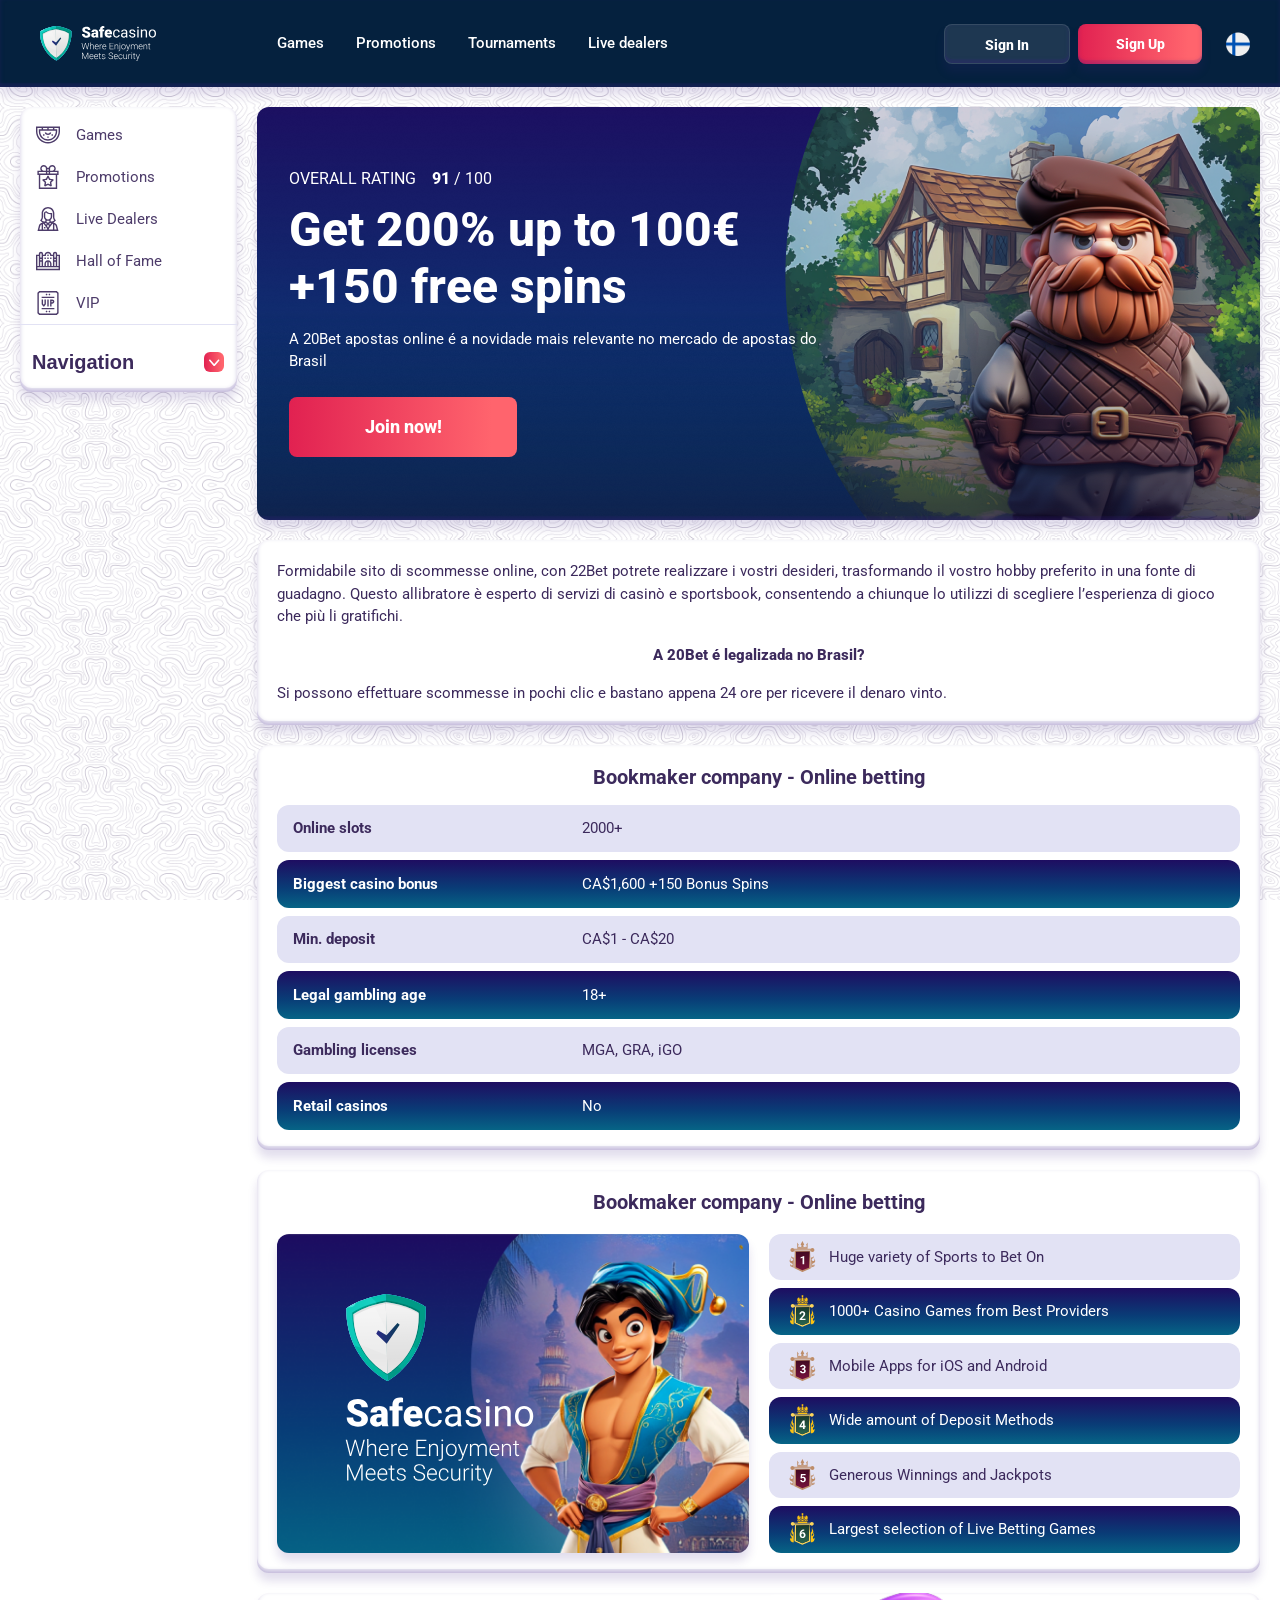
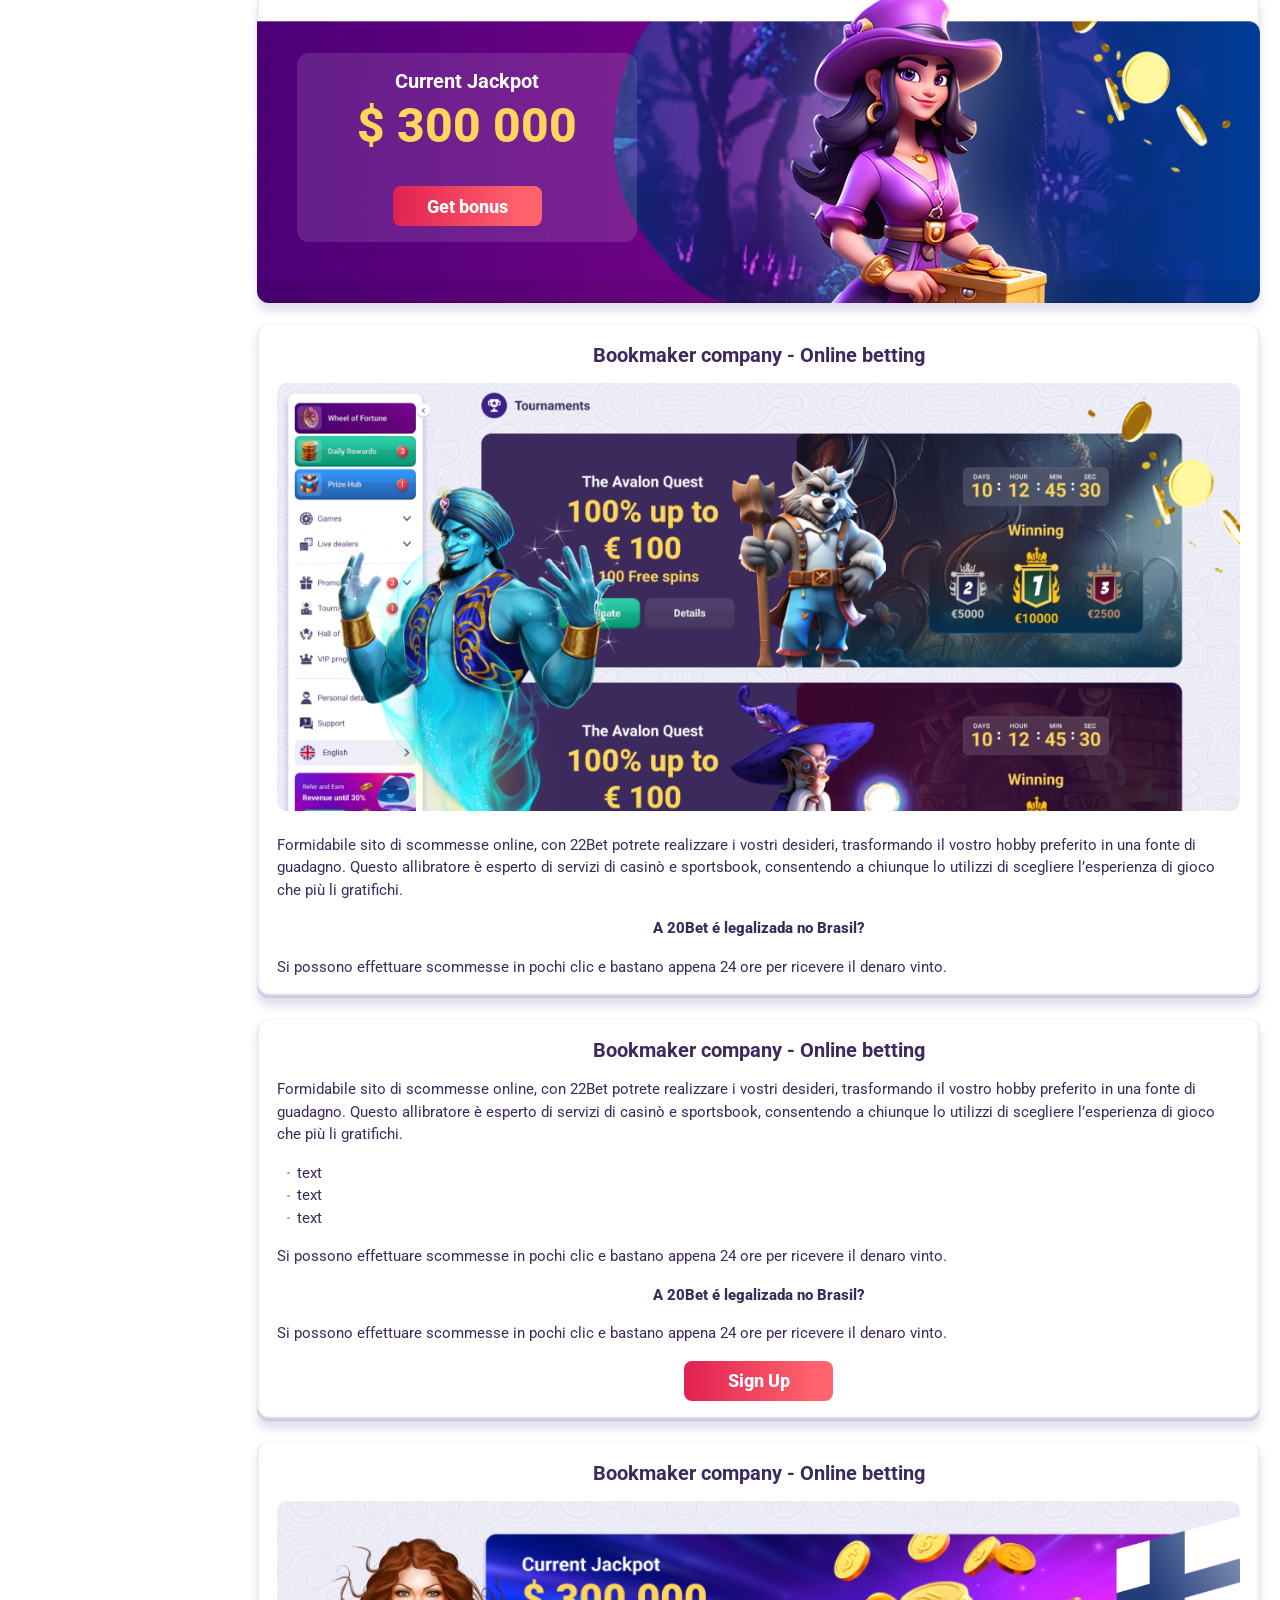
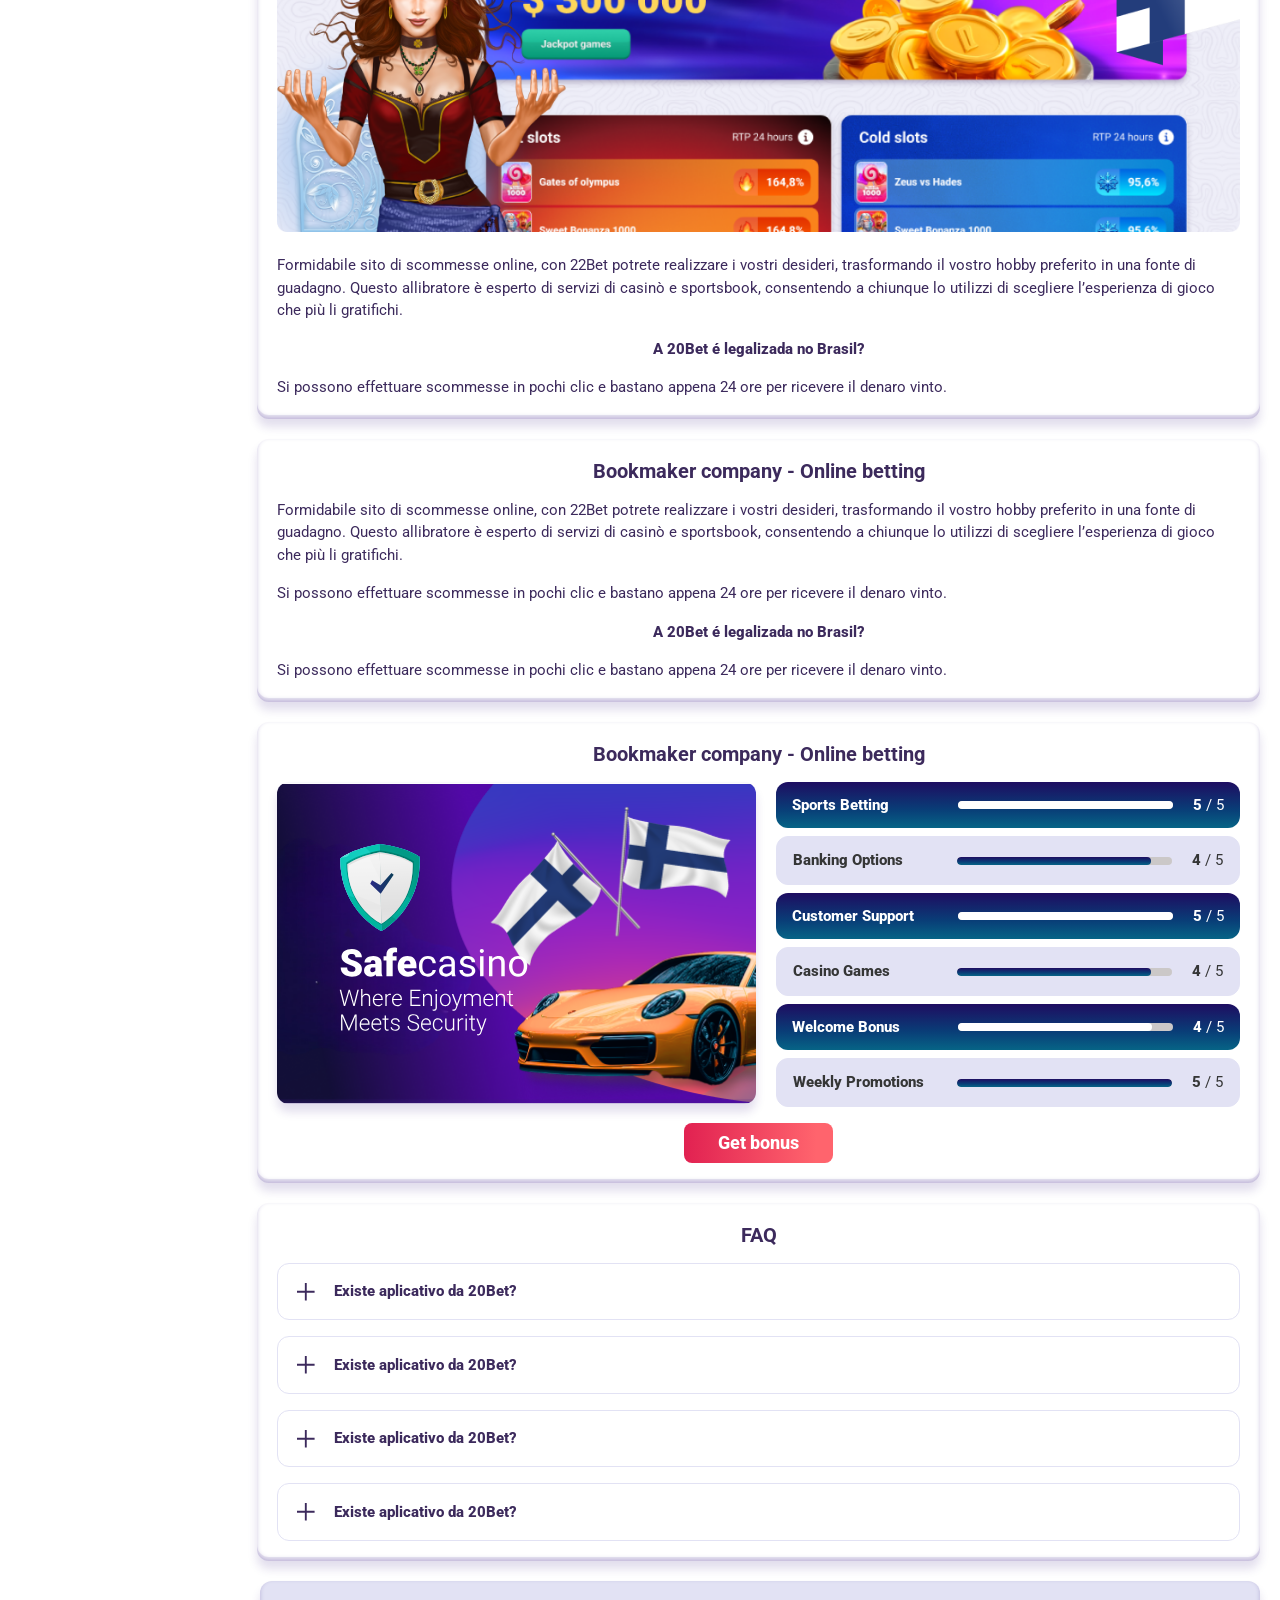
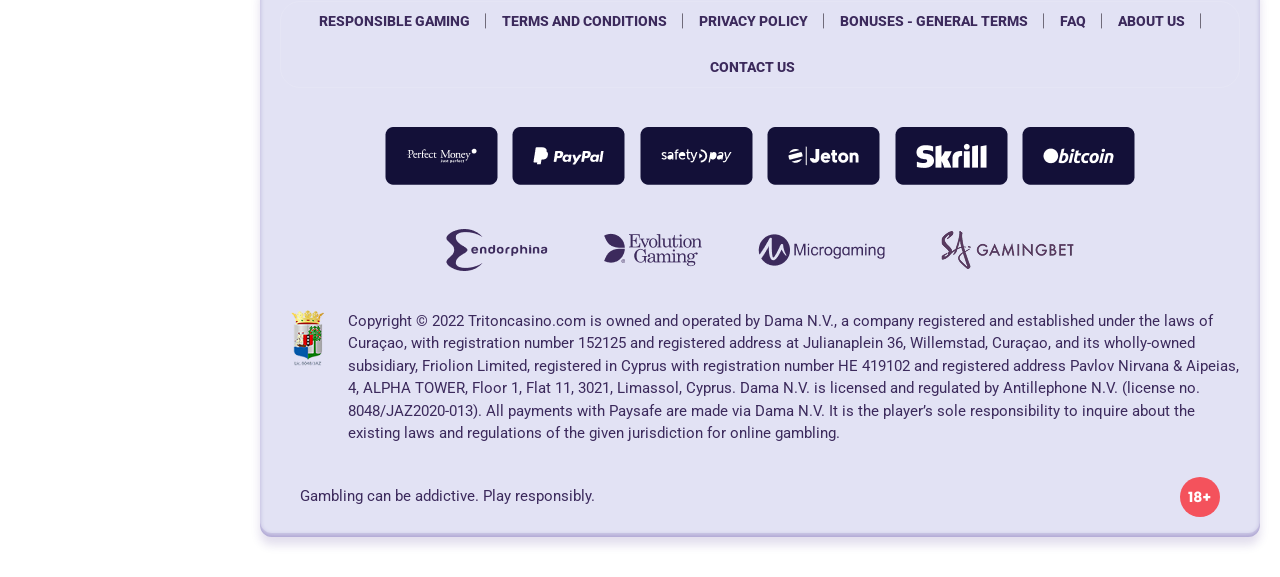
<file: index.html>
<!DOCTYPE html>
<html lang="fi">
  <head>
    <meta charset="UTF-8" />
    <meta name="viewport" content="width=device-width, initial-scale=1.0" />
    <title>Get 200% up to 100€
      +150 free spins</title>
    <meta
      name="description"
      content="A 20Bet apostas online é a novidade mais relevante no mercado de apostas do Brasil"
    />
    <meta property="og:site_name" content="Slotsgem Casino" />
    <meta
      property="og:title"
      content="Get 200% up to 100€
      +150 free spins"
    />
    <meta property="og:type" content="website" />
    <meta property="og:url" content="http://safecasino.fi/" />
    <meta property="og:image" content />
    <meta property="og:image:alt" content />
    <meta property="og:locale" content="fi" />
    <meta
      property="og:description"
      content="A 20Bet apostas online é a novidade mais relevante no mercado de apostas do Brasil"
    />
    <link rel="preconnect" href="https://fonts.googleapis.com" />
    <link rel="preconnect" href="https://fonts.gstatic.com" crossorigin />
    <link
      href="https://fonts.googleapis.com/css2?family=Poppins:wght@400;500;600;700;900&family=Roboto&family=Roboto+Condensed:ital,wght@0,100..900;1,100..900&display=swap"
      rel="stylesheet"
    />
    <link rel="stylesheet" href="./css/reset.css" />
    <link rel="stylesheet" href="./css/main.css" />
    <link rel="stylesheet" href="./css/media.css" />
    <link rel="icon" href="./images/favicon.png" type="image/x-icon" />
     <script src="https://code.jquery.com/jquery-3.6.1.min.js" integrity="sha256-o88AwQnZB+VDvE9tvIXrMQaPlFFSUTR+nldQm1LuPXQ=" crossorigin="anonymous"></script>
  </head>
  <body>
    <header class="header">
      <section class="content header__content">
        <a href="#" class="logo header__logo"
          ><img src="./images/logo.svg" alt="logo" title=""
        /></a>
        <button class="header__btn-menu">
          <svg
            width="16px"
            height="16px"
            viewBox="0 0 16 16"
            xmlns="http://www.w3.org/2000/svg"
          >
            <rect y="0" width="16" height="3" rx="1.5"></rect>
            <rect y="6.5" width="16" height="3" rx="1.5"></rect>
            <rect y="13" width="16" height="3" rx="1.5"></rect>
          </svg>
        </button>
        <nav class="menu header__menu">
          <ul class="header__menu-list">
            <li><a href="#">Games</a></li>
            <li><a href="#">Promotions</a></li>
            <li><a href="#">Tournaments</a></li>
            <li><a href="#">Live dealers</a></li>
            
          </ul>
          <div class="header__btn">
            <a
              href="#"
              class="header__button header__button-login header__btn-login"
              >Sign In
            </a>
            <a
              href="#"
              class="header__button header__button-signin header__btn-signin"
              >Sign Up</a
            >
          </div>
        </nav>
        <a href="#" class="header__button header__button-login">Sign In </a>
        <a href="#" class="header__button header__button-signin">Sign Up</a>

        <a class="header__country" href="#">
          <span><img src="./images/flag.png" alt="Sweden Flag" title /></span>
        </a>
      </section>
    </header>
 <main class="main">
        <aside class="sidebar-wrapper">
            <section class="content sidebar">
              <nav class="menu sidebar__menu">
                <ul>
                  <li >
                    <a href="#" ><img class="icon-default" src="./images/sidebar/games.svg" alt=" Games"  title/>
                      Games</a>
                    
                  </li>
                  <li >
                    <a href="#" > <img class="icon-default" src="./images/sidebar/promotions.svg"  alt="Promotions"  title/>
                      
                      <span>Promotions</span></a>
                  </li>    
                  <li >
                    <a href="#" ><img class="icon-default" src="./images/sidebar/live.svg" alt="Live Dealers"  title/>
                      
                     Live Dealers</a>
                  </li>
                  <li >
                    <a href="#" ><img class="icon-default" src="./images/sidebar/hall.svg" alt="Hall of Fame" title>
                     
                      Hall of Fame</a>
                  </li>
                  <li >
                    <a href="" ><img class="icon-default" src="./images/sidebar/vip.svg" alt="vip" title/>
                     VIP</a>
                  </li>
                  
                </ul>
              </nav>
    
              <div class="sidebar__navigation">
                <button class="sidebar__links-button">
                  Navigation 
                </button>
                <div class="sidebar__links">
                  <ul class="sidebar__links-list">
                      <li ><a  href="#" title>Review of 22Bet</a></li>
                      <li ><a  href="#" title>Registration</a></li>
                      <li ><a  href="#" title>22Bet Betting Expert Reviews</a></li>
                      <li ><a  href="#" title>Layouts and navigation</a></li>
                      <li ><a  href="#" title>Sports betting</a></li>
                      <li ><a  href="#" title>Sports offers</a></li>
                      <li ><a  href="#" title>Live betting</a></li>
                      <li ><a  href="#" title>Cash out</a></li>
                      <li ><a  href="#" title>Live stream</a></li>
                  </ul>
                </div>
              </div>
            </section>
          </aside>
    
          <section class="content__wrapper">
            <section class="content hero hero__content">
              <div class="background hero__background">
                <img src="./images/main/bg-main.png" alt="hero" title />
              </div>
    
              <div class="hero__data">
                <div
                  class="hero__rating"
                  itemscope
                  itemtype="http://schema.org/Game"
                >
                  <p>Overall Rating</p>
                  <meta itemprop="name" content="http://safecasino.fi/" />
                  <span
                    itemprop="aggregateRating"
                    itemscope
                    itemtype="http://schema.org/AggregateRating"
                  >
                    <span itemprop="ratingValue"> 91 </span>
                    <span> / </span>
                    <span itemprop="bestRating"> 100 </span>
                    <meta itemprop="reviewCount" content="100" />
                  </span>
                </div>
                <h1 class="title general hero__title">
                  Get 200% up to 100€
                  +150 free spins
                </h1>
                <p class="hero__text">A 20Bet apostas online é a novidade mais relevante no mercado de apostas do Brasil</p>
    
                <a href="#" class="button hero__button">Join now!</a>
              </div>
            </section>
            <section class="content page-nav">
              <div class="page-nav-button sidebar__links-button">
                Navigation 
              </div>
              <ul class="page-nav-list sidebar__links-list">
               
                <li ><a  href="#" title>Review of 22Bet</a></li>
                <li ><a  href="#" title>Registration</a></li>
                <li ><a  href="#" title>22Bet Betting Expert Reviews</a></li>
                <li ><a  href="#" title>Layouts and navigation</a></li>
                <li ><a  href="#" title>Sports betting</a></li>
                <li ><a  href="#" title>Sports offers</a></li>
                <li ><a  href="#" title>Live betting</a></li>
                <li ><a  href="#" title>Cash out</a></li>
                <li ><a  href="#" title>Live stream</a></li>
              </ul>
            </section>
            <section class="content article ">
          
                <p >
                  Formidabile sito di scommesse online, con 22Bet potrete realizzare i
                  vostri desideri, trasformando il vostro hobby preferito in una fonte
                  di guadagno. Questo allibratore è esperto di servizi di casinò e
                  sportsbook, consentendo a chiunque lo utilizzi di scegliere
                  l’esperienza di gioco che più li gratifichi.
                </p>
              <h3>A 20Bet é legalizada no Brasil?</h3>
                <p >
                  Si possono effettuare scommesse in pochi clic e bastano appena 24 ore
                  per ricevere il denaro vinto.
                </p>
              </section> 
              
              <section class="content about">
                <h2 class="title high about__title">Bookmaker company - Online betting</h2>
                <table class="about__table">
                  <tbody class="about__group">
                    
                      <tr>
                      <td>Online slots</td>
                      <td>2000+</td>
                     </tr>
                     <tr>
                      <td>Biggest casino bonus</td>
                      <td>CA$1,600 +150 Bonus Spins</td>
                     </tr>
                     <tr>
                      <td>Min. deposit</td>
                      <td>CA$1 - CA$20</td>
                     </tr>
                   
                        <tr>
                        <td>Legal gambling age</td>
                        <td>18+</td>
                      </tr>
                      <tr>
                        <td>Gambling licenses</td>
                        <td>MGA, GRA, iGO</td>
                      </tr>
                      <tr>
                        <td>Retail casinos</td>
                        <td>No</td>
                      </tr>
                    
                  </tbody>
                </table>
              </section> 
              <section class="content features">
                <h2 class="title high features__title">Bookmaker company - Online betting</h2>
                  <div class="features__list">
                    <section class="content banner banner__features">
                      <div class="background banner__background-ratings">
                        <img src="./images/main/banner-features-main.png" alt="banner" title />
                      </div>
                      <div class="banner__info banner__info-ratings banner__info-features">
                        <a href="#" class="">
                          <img src="./images/main/logo-ratings.svg" alt="logo" title>
                        </a>
                      </div>
                    </section>
                    <div class="features__info">
                    <ul >
                      <li class="features__item">
                              Huge variety of Sports to Bet On
                      </li>
                      <li>
                        1000+ Casino Games from Best Providers
                      </li>
                      <li>
                        Mobile Apps for iOS and Android
                      </li>
                      <li>
                        Wide amount of Deposit Methods
                      </li>
                      <li>
                        Generous Winnings and Jackpots
                      </li>
                      <li>
                       Largest selection of Live Betting Games
                      </li>
                    </ul>
                   </div>
                  </div>
              </section>  
            
              <section class="content banner">
                <div class="background banner__background">
                  
                  <img src="./images/main/banner-main.png" alt="banner" title />
                 
                </div>
                <div class="banner__info">
                  <h2 class="title high banner__title-main">
                    Current Jackpot
                    <strong> $ 300 000 </strong>
                  </h2>
                  <a href="#" class="button banner__button">Get bonus</a>
                </div>
              </section>
             <section class=" content article">
                <h2 class="article__title high title">Bookmaker company - Online betting</h2>
                <div class="images">
                  <img
                  src="./images/main/image1-main.png"
                  alt="images" title
                  class=""
                  
                />
                </div>
                <p class="">
                  Formidabile sito di scommesse online, con 22Bet potrete realizzare i
                  vostri desideri, trasformando il vostro hobby preferito in una fonte
                  di guadagno. Questo allibratore è esperto di servizi di casinò e
                  sportsbook, consentendo a chiunque lo utilizzi di scegliere
                  l’esperienza di gioco che più li gratifichi.
                </p>
                <h3 >A 20Bet é legalizada no Brasil?</h3>
                <p >
                  Si possono effettuare scommesse in pochi clic e bastano appena 24 ore
                  per ricevere il denaro vinto.
                </p>
              </section>
              <section class=" content article ">
                <h2 class="article__title high title">Bookmaker company - Online betting</h2>
                <p >
                  Formidabile sito di scommesse online, con 22Bet potrete realizzare i
                  vostri desideri, trasformando il vostro hobby preferito in una fonte
                  di guadagno. Questo allibratore è esperto di servizi di casinò e
                  sportsbook, consentendo a chiunque lo utilizzi di scegliere
                  l’esperienza di gioco che più li gratifichi.
                </p>
                <ul>
                  <li >text</li>
                  <li >text</li>
                  <li >text</li>
                </ul>
                <p >
                  Si possono effettuare scommesse in pochi clic e bastano appena 24 ore
                  per ricevere il denaro vinto.
                </p>
                <h3 >A 20Bet é legalizada no Brasil?</h3>
                <p >
                  Si possono effettuare scommesse in pochi clic e bastano appena 24 ore
                  per ricevere il denaro vinto.
                </p>
                <a href="#" class="button  article__button">Sign Up</a>
              </section>
              <section class=" content article">
                <h2 class="article__title high title">Bookmaker company - Online betting</h2>
                <div class="images">
                  <img
                  src="./images/main/image2-main.png"
                  alt="images" title
                  class=""
                  
                />
                </div>
                <p class="">
                  Formidabile sito di scommesse online, con 22Bet potrete realizzare i
                  vostri desideri, trasformando il vostro hobby preferito in una fonte
                  di guadagno. Questo allibratore è esperto di servizi di casinò e
                  sportsbook, consentendo a chiunque lo utilizzi di scegliere
                  l’esperienza di gioco che più li gratifichi.
                </p>
                <h3 >A 20Bet é legalizada no Brasil?</h3>
                <p >
                  Si possono effettuare scommesse in pochi clic e bastano appena 24 ore
                  per ricevere il denaro vinto.
                </p>
              </section>
              <section class=" content article ">
                <h2 class="article__title high title">Bookmaker company - Online betting</h2>
                <p >
                  Formidabile sito di scommesse online, con 22Bet potrete realizzare i
                  vostri desideri, trasformando il vostro hobby preferito in una fonte
                  di guadagno. Questo allibratore è esperto di servizi di casinò e
                  sportsbook, consentendo a chiunque lo utilizzi di scegliere
                  l’esperienza di gioco che più li gratifichi.
                </p>
                <p >
                  Si possono effettuare scommesse in pochi clic e bastano appena 24 ore
                  per ricevere il denaro vinto.
                </p>
                <h3>A 20Bet é legalizada no Brasil?</h3>
                
                <p >
                  Si possono effettuare scommesse in pochi clic e bastano appena 24 ore
                  per ricevere il denaro vinto.
                </p>
               
              </section>
             <section class="content ratings ">
                <h2 class="ratings__title title high">
                  Bookmaker company - Online betting
                </h2>
                
          <div class="ratings__content">
            <section class="content banner banner__ratings">
              <div class="background banner__background-ratings">
                <img src="./images/main/ratings-banner.png" alt="banner" title />
              </div>
              <div class="banner__info banner__info-ratings">
                <a href="#">
                  <img src="./images/main/logo-ratings.svg" alt="logo" title>
                </a>
              </div>
            </section>
             <ul class="ratings__list">
              <li>
                <div  class="ratings__info">
                  <span class="ratings__data">
                    <span>5</span>
                    <span>/</span>
                    <span>5</span>
                  </span>
                  <div class="ratings__img">
                    <span style="width: 100%" ></span>
                  </div>
                  <p>Sports betting</p>
              
                </div>
                
              </li>
              <li>
                <div class="ratings__info">
                  <span class="ratings__data">
                    <span>4</span>
                    <span>/</span>
                    <span>5</span>
                  </span>
                  <div class="ratings__img">
                    <span style="width: 90%" ></span>
                  </div>
                  <p>Banking options</p>
                  
                </div>
                
              </li>
              <li>
                <div class="ratings__info">
                  <span class="ratings__data">
                    <span>5</span>
                    <span>/</span>
                    <span>5</span>
                  </span>
                  <div class="ratings__img">
                    <span style="width: 100%" ></span>
                  </div>
                  <p>Customer support</p>
                  
                </div>
                
            </li>
            <li>
              <div class="ratings__info">
                <span class="ratings__data">
                  <span>4</span>
                  <span>/</span>
                  <span>5</span>
                </span>
                <div class="ratings__img">
                  <span style="width: 90%" ></span>
                </div>
                <p>Casino games</p>
                
              </div>
              
             
            </li>
              <li>
                <div class="ratings__info">
                  <span class="ratings__data">
                    <span>4</span>
                    <span>/</span>
                    <span>5</span>
                  </span>
                  <div class="ratings__img">
                    <span style="width: 90% ;  background-color: #ffffff;"  ></span>
                  </div>
                  <p>Welcome bonus</p>
                  
                </div>
                
              </li>
             

             
            <li>
              <div class="ratings__info">
                <span class="ratings__data">
                  <span>5</span>
                  <span>/</span>
                  <span>5</span>
                </span>
                <div class="ratings__img">
                  <span style="width: 100%; background: linear-gradient(0deg, #066486 0%, #093D77 40.8%, #1E0D61 100%);
" ></span>
                </div>
                <p>Weekly promotions</p>
                
              </div> 
             
            </li> 
          
            </ul> 
           
            
          </div>
            
              <a href="#" class="button ratings__button">Get bonus</a>
              </section>
               <section class="content faq ">
                <h2 class="title high faq__title ">FAQ</h2>
                <ul class="faq__list " itemscope itemtype="https://schema.org/FAQPage">
                  <li class="faq__item"  itemscope itemprop="mainEntity" itemtype="https://schema.org/Question">
                    <h3 class="title medium faq__subtitle js-button-expander"  itemprop="name">Existe aplicativo da 20Bet?
                     </h3>
                    <div  class="faq__answer js-expand-content" itemscope  itemprop="acceptedAnswer" itemtype="https://schema.org/Answer">
                      <p  itemprop="text">
                        Formidabile sito di scommesse online, con 22Bet potrete realizzare i vostri desideri, trasformando il vostro hobby preferito in una fonte di guadagno. Questo allibratore è esperto di servizi di casinò e sportsbook, consentendo a chiunque lo utilizzi di scegliere l’esperienza di gioco che più li gratifichi.
                      </p>
                    </div>
                  </li>
                  <li class="faq__item"  itemscope itemprop="mainEntity" itemtype="https://schema.org/Question">
                    <h3 class="title medium faq__subtitle js-button-expander"  itemprop="name">Existe aplicativo da 20Bet?</h3>
                    <div class="faq__answer js-expand-content" itemscope  itemprop="acceptedAnswer" itemtype="https://schema.org/Answer">
                      <p  itemprop="text">
                        Formidabile sito di scommesse online, con 22Bet potrete realizzare i vostri desideri, trasformando il vostro hobby preferito in una fonte di guadagno. Questo allibratore è esperto di servizi di casinò e sportsbook, consentendo a chiunque lo utilizzi di scegliere l’esperienza di gioco che più li gratifichi.
                      </p>
                    </div>
                  </li> 
                   <li class="faq__item"  itemscope itemprop="mainEntity" itemtype="https://schema.org/Question">
                    <h3 class="title medium faq__subtitle js-button-expander"  itemprop="name">Existe aplicativo da 20Bet?</h3>
                    <div class="faq__answer js-expand-content" itemscope  itemprop="acceptedAnswer" itemtype="https://schema.org/Answer">
                      <p  itemprop="text">
                        Formidabile sito di scommesse online, con 22Bet potrete realizzare i vostri desideri, trasformando il vostro hobby preferito in una fonte di guadagno. Questo allibratore è esperto di servizi di casinò e sportsbook, consentendo a chiunque lo utilizzi di scegliere l’esperienza di gioco che più li gratifichi.
                      </p>
                    </div>
                  </li> 
                  <li class="faq__item"  itemscope itemprop="mainEntity" itemtype="https://schema.org/Question">
                    <h3 class="title medium faq__subtitle js-button-expander"  itemprop="name">Existe aplicativo da 20Bet?</h3>
                    <div class="faq__answer js-expand-content" itemscope  itemprop="acceptedAnswer" itemtype="https://schema.org/Answer">
                      <p  itemprop="text">
                        Formidabile sito di scommesse online, con 22Bet potrete realizzare i vostri desideri, trasformando il vostro hobby preferito in una fonte di guadagno. Questo allibratore è esperto di servizi di casinò e sportsbook, consentendo a chiunque lo utilizzi di scegliere l’esperienza di gioco che più li gratifichi.
                      </p>
                    </div>
                  </li> 
                  
                </ul>
              </section> 
              <div class=""  onclick="scrollToTop()">
                <button class="main__arrow" id="scrollToTopBtn"></button>
              </div> 
          </section>
    
    </main> 
    <footer class="footer">
      <section class="content footer__content">
        
        <ul class="footer__menu">
          <li><a href="#">RESPONSIBLE GAMING</a></li>
          <li><a href="#">TERMS AND CONDITIONS</a></li>
          <li><a href="#">PRIVACY POLICY</a></li>
          <li><a href="#">BONUSES - GENERAL TERMS</a></li>
          <li><a href="#">FAQ</a></li>
          <li><a href="#">ABOUT US</a></li>
          <li><a href="#">CONTACT US</a></li>
         
        </ul>
        <ul class="footer__cards">
          <li>
            <a href="#"><img src="./images/perfect.png" alt="cards" title /></a>
          </li>
          <li>
            <a href="#"><img src="./images/paypal.png" alt="cards" title /></a>
          </li>
          <li>
            <a href="#"
              ><img src="./images/safety.png" alt="cards" title
            /></a>
          </li>
          <li>
            <a href="#"><img src="./images/jeton.png" alt="cards" title /></a>
          </li>
          <li>
            <a href="#"><img src="./images/scrill.png" alt="cards" title /></a>
          </li>
          <li>
            <a href="#"><img src="./images/bitcoin.png" alt="cards" title /></a>
          </li>
          
        </ul>
        <ul class="footer__cards footer__cards-last">
          <li>
            <a href="#"><img src="./images/endorfina.png" alt="cards" title /></a>
          </li>
          <li>
            <a href="#"><img src="./images/evolution.png" alt="cards" title /></a>
          </li>
          <li>
            <a href="#"
              ><img src="./images/micro.png" alt="cards" title
            /></a>
          </li>
          <li>
            <a href="#"><img src="./images/gaming.png" alt="cards" title /></a>
          </li>
          
          
        </ul>
        <div class="footer__wrap">
          <img src="./images/footer-frame.png" alt="logo" title />
          <p>
            Copyright &copy; 2022 Tritoncasino.com is owned and operated by Dama N.V., a company registered and established under the laws of Curaçao, with registration number 152125 and registered address at Julianaplein 36, Willemstad, Curaçao, and its wholly-owned subsidiary, Friolion Limited, registered in Cyprus with registration number HE 419102 and registered address Pavlov Nirvana & Aipeias, 4, ALPHA TOWER, Floor 1, Flat 11, 3021, Limassol, Cyprus. Dama N.V. is licensed and regulated by Antillephone N.V. (license no. 8048/JAZ2020-013). All payments with Paysafe are made via Dama N.V. It is the player’s sole responsibility to inquire about the existing laws and regulations of the given jurisdiction for online gambling.
          </p>
        </div>
        <div class="footer__wrapp">
          
          <p>
            Gambling can be addictive. Play responsibly.
          </p>
          <img src="./images/age.svg" alt="age" title />
        </div>
      </section>
    </footer>
    <script src="./js/sidebar.js" defer></script>
    <script src="./js/arrowUp.js" defer></script>
    <script src="./js/expander.js" defer></script>
    <script src="./js/mobile-menu.js" defer></script>
  </body>
</html>
</file>
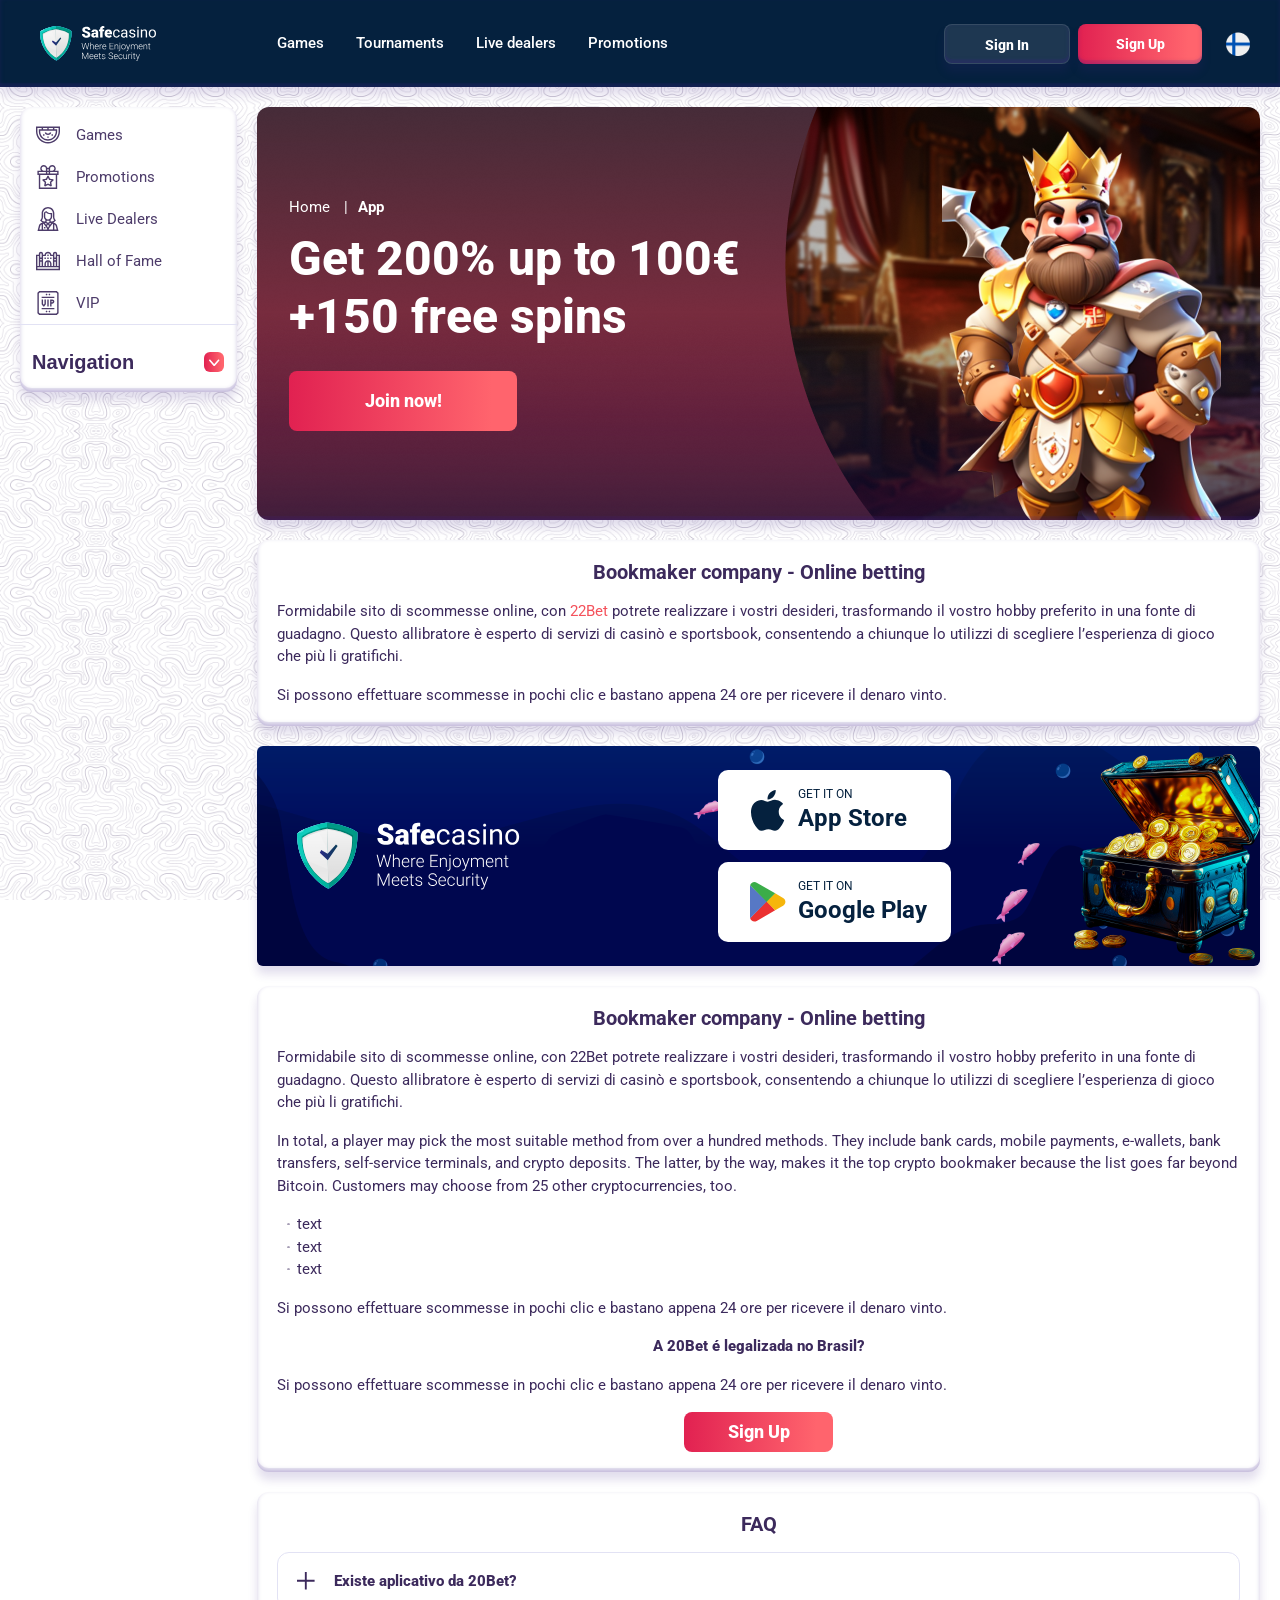
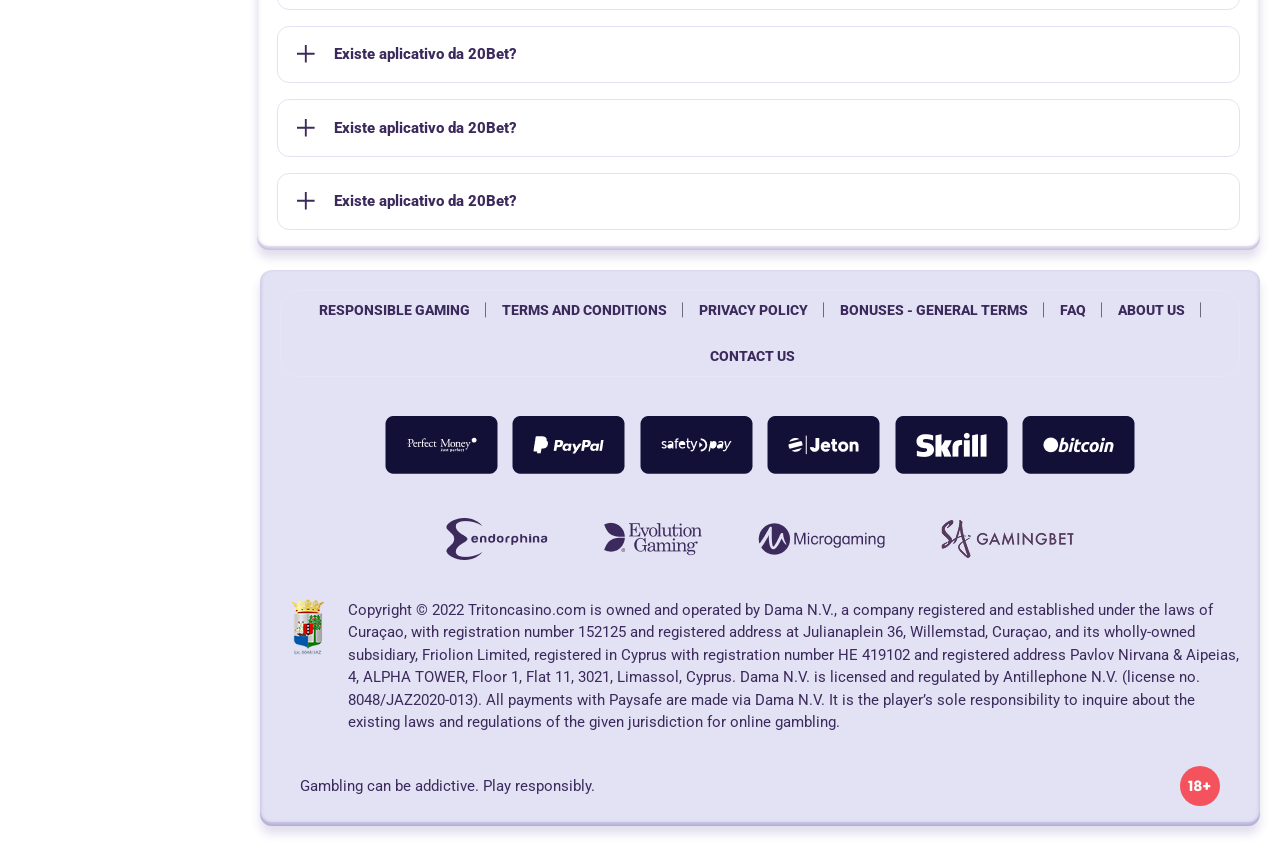
<file: app.html>
<!DOCTYPE html>
<html lang="fi">
  <head>
    <meta charset="UTF-8" />
    <meta name="viewport" content="width=device-width, initial-scale=1.0" />
    <title>Get 200% up to 100€
      +150 free spins</title>
    <meta
      name="description"
      content="A 20Bet apostas online é a novidade mais relevante no mercado de apostas do Brasil"
    />
    <meta property="og:site_name" content="Slotsgem Casino" />
    <meta
      property="og:title"
      content="Get 200% up to 100€
      +150 free spins"
    />
    <meta property="og:type" content="website" />
    <meta property="og:url" content="http://safecasino.fi/" />
    <meta property="og:image" content />
    <meta property="og:image:alt" content />
    <meta property="og:locale" content="fi" />
    <meta
      property="og:description"
      content="A 20Bet apostas online é a novidade mais relevante no mercado de apostas do Brasil."
    />
    <link rel="preconnect" href="https://fonts.googleapis.com" />
    <link rel="preconnect" href="https://fonts.gstatic.com" crossorigin />
    <link
      href="https://fonts.googleapis.com/css2?family=Poppins:wght@400;500;600;700;900&family=Roboto&family=Roboto+Condensed:ital,wght@0,100..900;1,100..900&display=swap"
      rel="stylesheet"
    />
    <link rel="stylesheet" href="./css/reset.css" />
    <link rel="stylesheet" href="./css/main.css" />
    <link rel="stylesheet" href="./css/media.css" />
    <link rel="icon" href="./images/favicon.png" type="image/x-icon" />
    <script
      src="https://code.jquery.com/jquery-3.6.1.min.js"
      integrity="sha256-o88AwQnZB+VDvE9tvIXrMQaPlFFSUTR+nldQm1LuPXQ="
      crossorigin="anonymous"
    ></script>
  </head>
  <body>
    <header class="header">
      <section class="content header__content">
        <a href="#" class="logo header__logo"
          ><img src="./images/logo.svg" alt="logo" title=""
        /></a>
        <button class="header__btn-menu">
          <svg
            width="16px"
            height="16px"
            viewBox="0 0 16 16"
            xmlns="http://www.w3.org/2000/svg"
          >
            <rect y="0" width="16" height="3" rx="1.5"></rect>
            <rect y="6.5" width="16" height="3" rx="1.5"></rect>
            <rect y="13" width="16" height="3" rx="1.5"></rect>
          </svg>
        </button>
        <nav class="menu header__menu">
          <ul class="header__menu-list">
            <li><a href="#">Games</a></li>
            <li><a href="#">Tournaments</a></li>
            <li><a href="#">Live dealers</a></li>
            <li><a href="#">Promotions</a></li>
          </ul>
          <div class="header__btn">
            <a
              href="#"
              class="header__button header__button-login header__btn-login"
              >Sign In
            </a>
            <a
              href="#"
              class="header__button header__button-signin header__btn-signin"
              >Sign Up</a
            >
          </div>
        </nav>
        <a href="#" class="header__button header__button-login">Sign In </a>
        <a href="#" class="header__button header__button-signin">Sign Up</a>

        <a class="header__country" href="#">
          <span><img src="./images/flag.png" alt="Sweden Flag" title /></span>
        </a>
      </section>
    </header>
    <main class="main">
      <aside class="sidebar-wrapper">
        <section class="content sidebar">
          <nav class="menu sidebar__menu">
            <ul>
              <li >
                <a href="#" ><img class="icon-default" src="./images/sidebar/games.svg" alt=" Games"  title/>
                  Games</a>
                
              </li>
              <li >
                <a href="#" > <img class="icon-default" src="./images/sidebar/promotions.svg"  alt="Promotions"  title/>
                  
                  <span>Promotions</span></a>
              </li>    
              <li >
                <a href="#" ><img class="icon-default" src="./images/sidebar/live.svg" alt="Live Dealers"  title/>
                  
                 Live Dealers</a>
              </li>
              <li >
                <a href="#" ><img class="icon-default" src="./images/sidebar/hall.svg" alt="Hall of Fame" title>
                 
                  Hall of Fame</a>
              </li>
              <li >
                <a href="" ><img class="icon-default" src="./images/sidebar/vip.svg" alt="vip" title/>
                 VIP</a>
              </li>
            </ul>
          </nav>
          <div class="sidebar__navigation">
          <button class="sidebar__links-button">Navigation</button>
          <div class="sidebar__links">
            <ul class="sidebar__links-list">
              <li><a href="#" title>Review of 22Bet</a></li>
              <li><a href="#" title>Registration</a></li>
              <li><a href="#" title>22Bet Betting Expert Reviews</a></li>
              <li><a href="#" title>Layouts and navigation</a></li>
              <li><a href="#" title>Sports betting</a></li>
              <li><a href="#" title>Sports offers</a></li>
              <li><a href="#" title>Live betting</a></li>
              <li><a href="#" title>Cash out</a></li>
              <li><a href="#" title>Live stream</a></li>
            </ul>
          </div>
          </div>
        </section>
      </aside>

      <section class="content__wrapper">
        <section class="content hero hero__app">
          <div class="background hero__background">
            <img src="./images/app/bg-app.png" alt="hero" title />
          </div>

          <div class="hero__data hero__data-app">
            <ul
              class="breadcrumbs"
              itemscope
              itemtype="https://schema.org/BreadcrumbList"
            >
              <li
                itemprop="itemListElement"
                itemscope
                itemtype="https://schema.org/ListItem"
              >
                <a href="#" itemprop="item">
                  <span itemprop="name">Home</span></a
                >
                <meta itemprop="position" content="1" />
              </li>
              <li
                itemprop="itemListElement"
                itemscope
                itemtype="https://schema.org/ListItem"
              >
                <a href="#" itemprop="item"> <span itemprop="name">App</span></a>
                <meta itemprop="position" content="2" />
              </li>
            </ul>
            <h1 class="title general hero__title hero__title-page">
              Get 200% up to 100€
+150 free spins
            </h1>
            
            <a href="#" class="button hero__button hero__button-app">Join now!</a>
          </div>
        </section>
        <section class="content page-nav">
          <div class="page-nav-button sidebar__links-button">Navigation</div>
          <ul class="page-nav-list sidebar__links-list">
            <li><a href="#" title>Review of 22Bet</a></li>
            <li><a href="#" title>Registration</a></li>
            <li><a href="#" title>22Bet Betting Expert Reviews</a></li>
            <li><a href="#" title>Layouts and navigation</a></li>
            <li><a href="#" title>Sports betting</a></li>
            <li><a href="#" title>Sports offers</a></li>
            <li><a href="#" title>Live betting</a></li>
            <li><a href="#" title>Cash out</a></li>
            <li><a href="#" title>Live stream</a></li>
          </ul>
        </section>
        <section class="content article">
          <h2 class="article__title high title">
            Bookmaker company - Online betting
          </h2>
          <p>
            Formidabile sito di scommesse online, con
            <a href="#" class="article__link">22Bet</a> potrete realizzare i vostri desideri, trasformando il vostro hobby preferito in una fonte di guadagno. Questo allibratore è esperto di servizi di casinò e sportsbook, consentendo a chiunque lo utilizzi di scegliere l’esperienza di gioco che più li gratifichi.
          </p>
          <p>Si possono effettuare scommesse in pochi clic e bastano appena 24 ore per ricevere il denaro vinto.</p>
        </section>
        <section class="content  banner__app">
          <div class="background banner__background-app">
            <img class="background-app" src="./images/app/banner-app.png" alt="banner" title />
          </div>
          <div class="banner__content banner__content-app">
            <a href="#" class="logo banner__logo"
            ><img src="./images/app/logo-app.svg" alt="logo" title=""
          /></a>
            <div class="button__wrap-app">
              <a href="#" class="banner__btn banner__btn-app">
                Get it on
                <span>App Store</span>
              
              </a>
              <a href="#" class="banner__btn banner__btn-android"
                >  Get it on <span>
                 
Google Play
                </span></a
              >
            </div>
          </div>
        </section>
        <section class="content article">
          <h2 class="article__title high title">
            Bookmaker company - Online betting
          </h2>
          <p>
            Formidabile sito di scommesse online, con 22Bet potrete realizzare i vostri desideri, trasformando il vostro hobby preferito in una fonte di guadagno. Questo allibratore è esperto di servizi di casinò e sportsbook, consentendo a chiunque lo utilizzi di scegliere l’esperienza di gioco che più li gratifichi.
          </p>
          <p>
            In total, a player may pick the most suitable method from over a
            hundred methods. They include bank cards, mobile payments,
            e-wallets, bank transfers, self-service terminals, and crypto
            deposits. The latter, by the way, makes it the top crypto bookmaker
            because the list goes far beyond Bitcoin. Customers may choose from
            25 other cryptocurrencies, too.
          </p>
          <ul >
            <li >text</li>
                  <li >text</li>
                  <li >text</li>
          </ul>
          <p>Si possono effettuare scommesse in pochi clic e bastano appena 24 ore per ricevere il denaro vinto.</p>
          <h3>A 20Bet é legalizada no Brasil?</h3>
          <p>Si possono effettuare scommesse in pochi clic e bastano appena 24 ore per ricevere il denaro vinto.</p>
          <a href="#" class="button article__button">Sign Up</a>
        </section>
        <section class="content faq">
          <h2 class="title high faq__title">FAQ</h2>
          <ul class="faq__list" itemscope itemtype="https://schema.org/FAQPage">
            <li class="faq__item"  itemscope itemprop="mainEntity" itemtype="https://schema.org/Question">
              <h3 class="title medium faq__subtitle js-button-expander"  itemprop="name">Existe aplicativo da 20Bet?
               </h3>
              <div  class="faq__answer js-expand-content" itemscope  itemprop="acceptedAnswer" itemtype="https://schema.org/Answer">
                <p  itemprop="text">
                  Formidabile sito di scommesse online, con 22Bet potrete realizzare i vostri desideri, trasformando il vostro hobby preferito in una fonte di guadagno. Questo allibratore è esperto di servizi di casinò e sportsbook, consentendo a chiunque lo utilizzi di scegliere l’esperienza di gioco che più li gratifichi.
                </p>
              </div>
            </li>
            <li class="faq__item"  itemscope itemprop="mainEntity" itemtype="https://schema.org/Question">
              <h3 class="title medium faq__subtitle js-button-expander"  itemprop="name">Existe aplicativo da 20Bet?</h3>
              <div class="faq__answer js-expand-content" itemscope  itemprop="acceptedAnswer" itemtype="https://schema.org/Answer">
                <p  itemprop="text">
                  Formidabile sito di scommesse online, con 22Bet potrete realizzare i vostri desideri, trasformando il vostro hobby preferito in una fonte di guadagno. Questo allibratore è esperto di servizi di casinò e sportsbook, consentendo a chiunque lo utilizzi di scegliere l’esperienza di gioco che più li gratifichi.
                </p>
              </div>
            </li> 
             <li class="faq__item"  itemscope itemprop="mainEntity" itemtype="https://schema.org/Question">
              <h3 class="title medium faq__subtitle js-button-expander"  itemprop="name">Existe aplicativo da 20Bet?</h3>
              <div class="faq__answer js-expand-content" itemscope  itemprop="acceptedAnswer" itemtype="https://schema.org/Answer">
                <p  itemprop="text">
                  Formidabile sito di scommesse online, con 22Bet potrete realizzare i vostri desideri, trasformando il vostro hobby preferito in una fonte di guadagno. Questo allibratore è esperto di servizi di casinò e sportsbook, consentendo a chiunque lo utilizzi di scegliere l’esperienza di gioco che più li gratifichi.
                </p>
              </div>
            </li> 
            <li class="faq__item"  itemscope itemprop="mainEntity" itemtype="https://schema.org/Question">
              <h3 class="title medium faq__subtitle js-button-expander"  itemprop="name">Existe aplicativo da 20Bet?</h3>
              <div class="faq__answer js-expand-content" itemscope  itemprop="acceptedAnswer" itemtype="https://schema.org/Answer">
                <p  itemprop="text">
                  Formidabile sito di scommesse online, con 22Bet potrete realizzare i vostri desideri, trasformando il vostro hobby preferito in una fonte di guadagno. Questo allibratore è esperto di servizi di casinò e sportsbook, consentendo a chiunque lo utilizzi di scegliere l’esperienza di gioco che più li gratifichi.
                </p>
              </div>
            </li> 
            
          </ul>
        </section>
      </section>
    </main>
    <footer class="footer">
      <section class="content footer__content">
        
        <ul class="footer__menu">
          <li><a href="#">RESPONSIBLE GAMING</a></li>
          <li><a href="#">TERMS AND CONDITIONS</a></li>
          <li><a href="#">PRIVACY POLICY</a></li>
          <li><a href="#">BONUSES - GENERAL TERMS</a></li>
          <li><a href="#">FAQ</a></li>
          <li><a href="#">ABOUT US</a></li>
          <li><a href="#">CONTACT US</a></li>
         
        </ul>
        <ul class="footer__cards">
          <li>
            <a href="#"><img src="./images/perfect.png" alt="cards" title /></a>
          </li>
          <li>
            <a href="#"><img src="./images/paypal.png" alt="cards" title /></a>
          </li>
          <li>
            <a href="#"
              ><img src="./images/safety.png" alt="cards" title
            /></a>
          </li>
          <li>
            <a href="#"><img src="./images/jeton.png" alt="cards" title /></a>
          </li>
          <li>
            <a href="#"><img src="./images/scrill.png" alt="cards" title /></a>
          </li>
          <li>
            <a href="#"><img src="./images/bitcoin.png" alt="cards" title /></a>
          </li>
          
        </ul>
        <ul class="footer__cards footer__cards-last">
          <li>
            <a href="#"><img src="./images/endorfina.png" alt="cards" title /></a>
          </li>
          <li>
            <a href="#"><img src="./images/evolution.png" alt="cards" title /></a>
          </li>
          <li>
            <a href="#"
              ><img src="./images/micro.png" alt="cards" title
            /></a>
          </li>
          <li>
            <a href="#"><img src="./images/gaming.png" alt="cards" title /></a>
          </li>
          
          
        </ul>
        <div class="footer__wrap">
          <img src="./images/footer-frame.png" alt="logo" title />
          <p>
            Copyright &copy; 2022 Tritoncasino.com is owned and operated by Dama N.V., a company registered and established under the laws of Curaçao, with registration number 152125 and registered address at Julianaplein 36, Willemstad, Curaçao, and its wholly-owned subsidiary, Friolion Limited, registered in Cyprus with registration number HE 419102 and registered address Pavlov Nirvana & Aipeias, 4, ALPHA TOWER, Floor 1, Flat 11, 3021, Limassol, Cyprus. Dama N.V. is licensed and regulated by Antillephone N.V. (license no. 8048/JAZ2020-013). All payments with Paysafe are made via Dama N.V. It is the player’s sole responsibility to inquire about the existing laws and regulations of the given jurisdiction for online gambling.
          </p>
        </div>
        <div class="footer__wrapp">
          
          <p>
            Gambling can be addictive. Play responsibly.
          </p>
          <img src="./images/age.svg" alt="age" title />
        </div>
      </section>
    </footer>
    <script src="./js/sidebar.js" defer></script>
    <script src="./js/expander.js" defer></script>
    <script src="./js/mobile-menu.js" defer></script>
  </body>
</html>
</file>
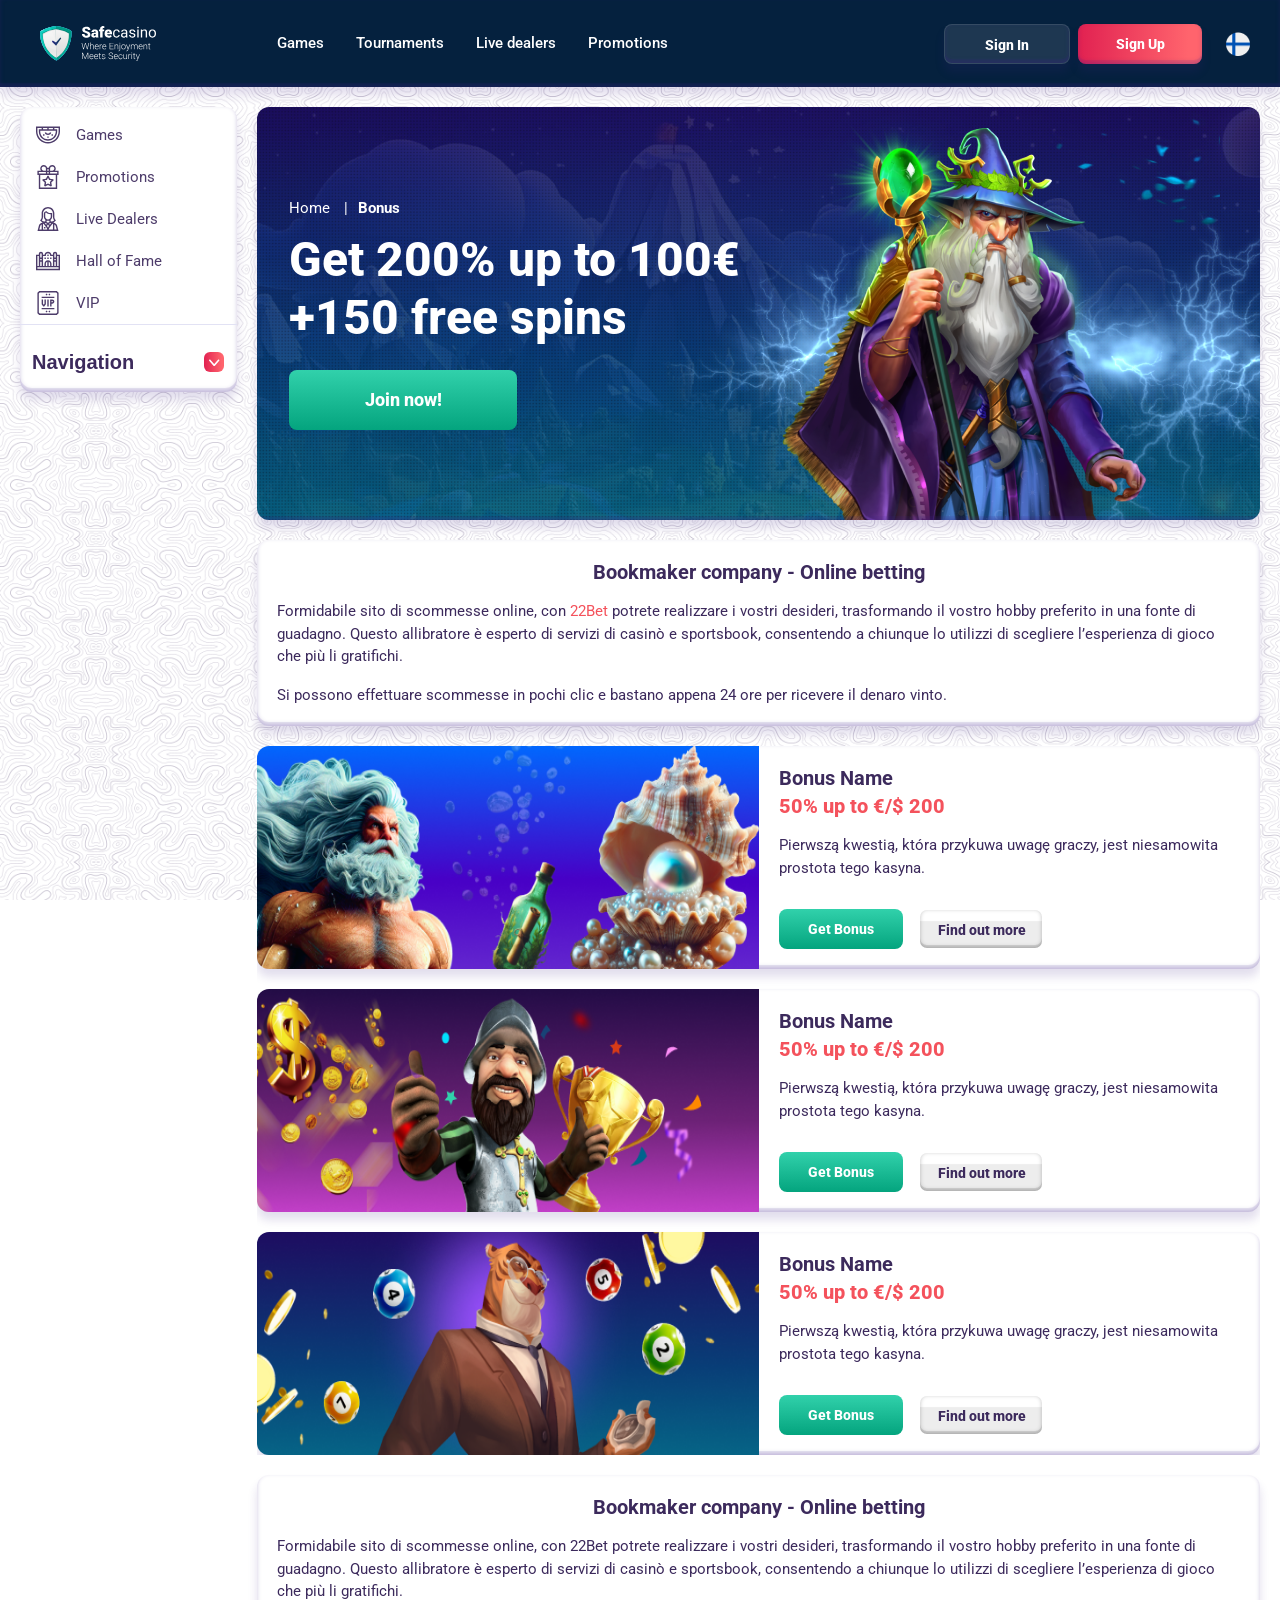
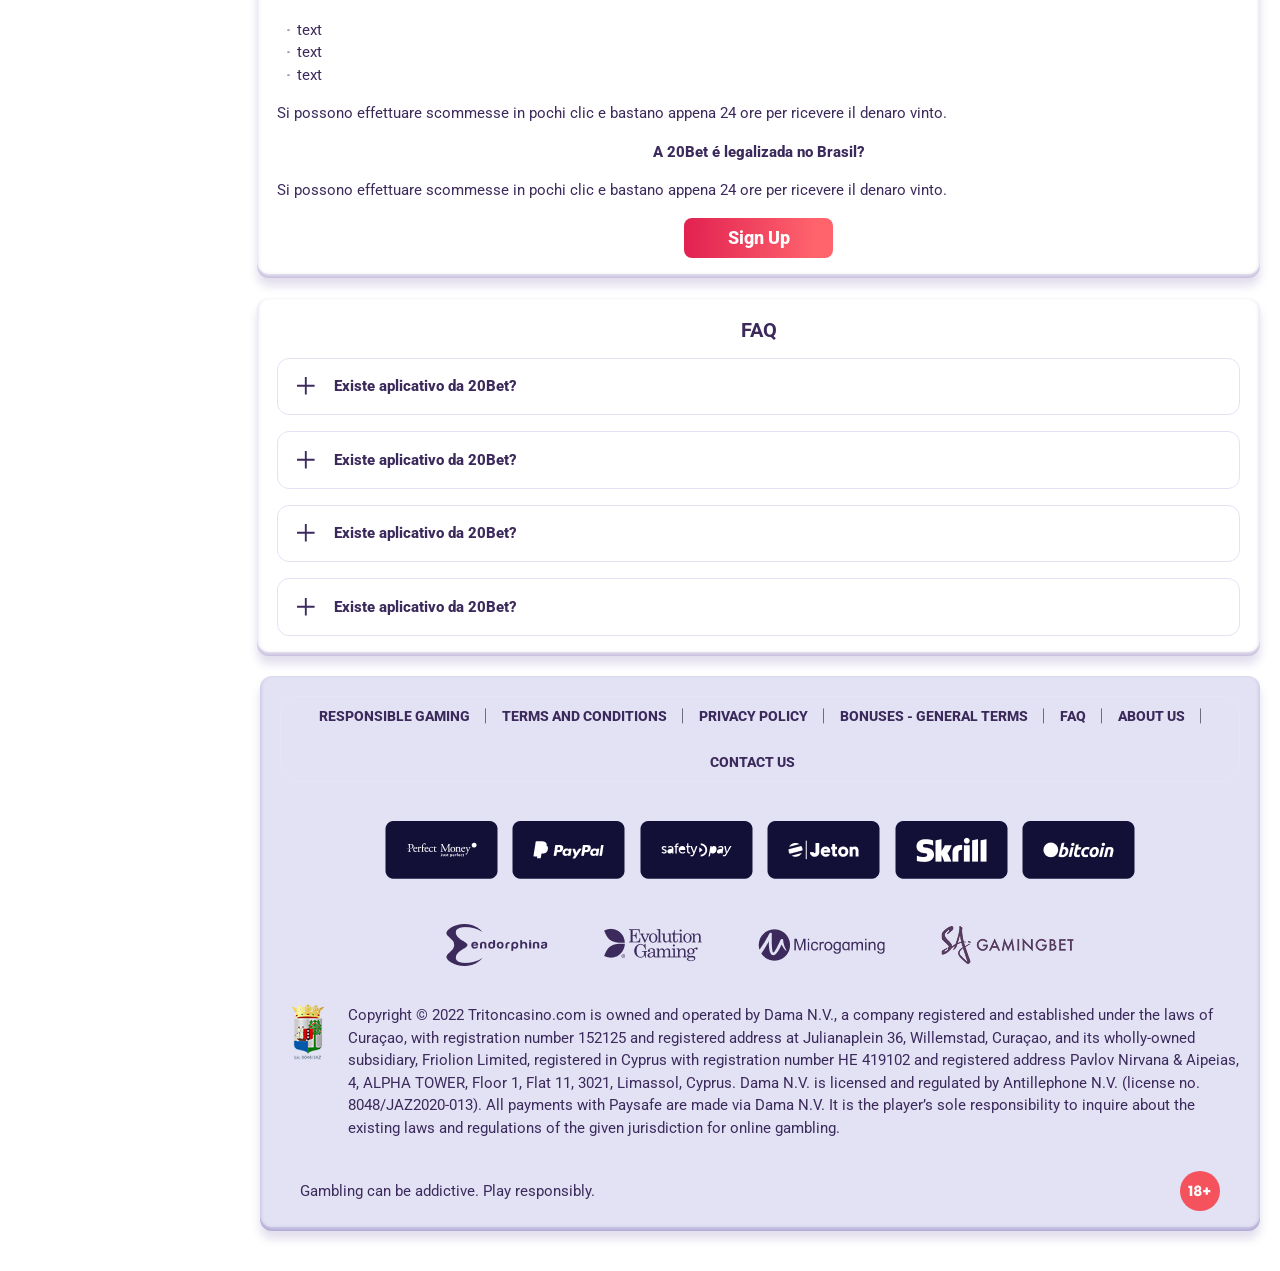
<file: bonus.html>
<!DOCTYPE html>
<html lang="fi">
  <head>
    <meta charset="UTF-8" />
    <meta name="viewport" content="width=device-width, initial-scale=1.0" />
    <title>Get 200% up to 100€
      +150 free spins</title>
    <meta
      name="description"
      content="A 20Bet apostas online é a novidade mais relevante no mercado de apostas do Brasil"
    />
    <meta property="og:site_name" content="Slotsgem Casino" />
    <meta
      property="og:title"
      content="Get 200% up to 100€
      +150 free spins"
    />
    <meta property="og:type" content="website" />
    <meta property="og:url" content="http://safecasino.fi/" />
    <meta property="og:image" content />
    <meta property="og:image:alt" content />
    <meta property="og:locale" content="fi" />
    <meta
      property="og:description"
      content="A 20Bet apostas online é a novidade mais relevante no mercado de apostas do Brasil"
    />
    <link rel="preconnect" href="https://fonts.googleapis.com" />
    <link rel="preconnect" href="https://fonts.gstatic.com" crossorigin />
    <link
      href="https://fonts.googleapis.com/css2?family=Poppins:wght@400;500;600;700;900&family=Roboto&family=Roboto+Condensed:ital,wght@0,100..900;1,100..900&display=swap"
      rel="stylesheet"
    />
    <link rel="stylesheet" href="./css/reset.css" />
    <link rel="stylesheet" href="./css/main.css" />
    <link rel="stylesheet" href="./css/media.css" />
    <link rel="icon" href="./images/favicon.png" type="image/x-icon" />
    <script
      src="https://code.jquery.com/jquery-3.6.1.min.js"
      integrity="sha256-o88AwQnZB+VDvE9tvIXrMQaPlFFSUTR+nldQm1LuPXQ="
      crossorigin="anonymous"
    ></script>
  </head>
  <body>
    <header class="header">
      <section class="content header__content">
        <a href="#" class="logo header__logo"
          ><img src="./images/logo.svg" alt="logo" title=""
        /></a>
        <button class="header__btn-menu">
          <svg
            width="16px"
            height="16px"
            viewBox="0 0 16 16"
            xmlns="http://www.w3.org/2000/svg"
          >
            <rect y="0" width="16" height="3" rx="1.5"></rect>
            <rect y="6.5" width="16" height="3" rx="1.5"></rect>
            <rect y="13" width="16" height="3" rx="1.5"></rect>
          </svg>
        </button>
        <nav class="menu header__menu">
          <ul class="header__menu-list">
            <li><a href="#">Games</a></li>
            <li><a href="#">Tournaments</a></li>
            <li><a href="#">Live dealers</a></li>
            <li><a href="#">Promotions</a></li>
          </ul>
          <div class="header__btn">
            <a
              href="#"
              class="header__button header__button-login header__btn-login"
              >Sign In
            </a>
            <a
              href="#"
              class="header__button header__button-signin header__btn-signin"
              >Sign Up</a
            >
          </div>
        </nav>
        <a href="#" class="header__button header__button-login">Sign In </a>
        <a href="#" class="header__button header__button-signin">Sign Up</a>

        <a class="header__country" href="#">
          <span><img src="./images/flag.png" alt="Sweden Flag" title /></span>
        </a>
      </section>
    </header>
    <main class="main">
      <aside class="sidebar-wrapper">
        <section class="content sidebar">
          <nav class="menu sidebar__menu">
            <ul>
              <li >
                <a href="#" ><img class="icon-default" src="./images/sidebar/games.svg" alt=" Games"  title/>
                  Games</a>
                
              </li>
              <li >
                <a href="#" > <img class="icon-default" src="./images/sidebar/promotions.svg"  alt="Promotions"  title/>
                  
                  <span>Promotions</span></a>
              </li>    
              <li >
                <a href="#" ><img class="icon-default" src="./images/sidebar/live.svg" alt="Live Dealers"  title/>
                  
                 Live Dealers</a>
              </li>
              <li >
                <a href="#" ><img class="icon-default" src="./images/sidebar/hall.svg" alt="Hall of Fame" title>
                 
                  Hall of Fame</a>
              </li>
              <li >
                <a href="" ><img class="icon-default" src="./images/sidebar/vip.svg" alt="vip" title/>
                 VIP</a>
              </li>
            </ul>
          </nav>
          <div class="sidebar__navigation">
          <button class="sidebar__links-button">Navigation</button>
          <div class="sidebar__links">
            <ul class="sidebar__links-list">
              <li><a href="#" title>Review of 22Bet</a></li>
              <li><a href="#" title>Registration</a></li>
              <li><a href="#" title>22Bet Betting Expert Reviews</a></li>
              <li><a href="#" title>Layouts and navigation</a></li>
              <li><a href="#" title>Sports betting</a></li>
              <li><a href="#" title>Sports offers</a></li>
              <li><a href="#" title>Live betting</a></li>
              <li><a href="#" title>Cash out</a></li>
              <li><a href="#" title>Live stream</a></li>
            </ul>
          </div>
        </div>
        </section>
      </aside>

      <section class="content__wrapper">
        <section class="content hero hero__bonus">
          <div class="background hero__background">
            <img src="./images/bonus/bg-bonus.png" alt="hero" title />
          </div>

          <div class="hero__data hero__data-bonus">
            <ul
              class="breadcrumbs"
              itemscope
              itemtype="https://schema.org/BreadcrumbList"
            >
              <li
                itemprop="itemListElement"
                itemscope
                itemtype="https://schema.org/ListItem"
              >
                <a href="#" itemprop="item">
                  <span itemprop="name">Home</span></a
                >
                <meta itemprop="position" content="1" />
              </li>
              <li
                itemprop="itemListElement"
                itemscope
                itemtype="https://schema.org/ListItem"
              >
                <a href="#" itemprop="item"> <span itemprop="name">Bonus</span></a>
                <meta itemprop="position" content="2" />
              </li>
            </ul>
            <h1 class="title general hero__title hero__title-page">
              Get 200% up to 100€
              +150 free spins
            </h1>
            
            <a href="#" class="button hero__button hero__button-bonus">Join now!</a>
          </div>
        </section>
        <section class="content page-nav">
          <div class="page-nav-button sidebar__links-button">Navigation</div>
          <ul class="page-nav-list sidebar__links-list">
            <li><a href="#" title>Review of 22Bet</a></li>
            <li><a href="#" title>Registration</a></li>
            <li><a href="#" title>22Bet Betting Expert Reviews</a></li>
            <li><a href="#" title>Layouts and navigation</a></li>
            <li><a href="#" title>Sports betting</a></li>
            <li><a href="#" title>Sports offers</a></li>
            <li><a href="#" title>Live betting</a></li>
            <li><a href="#" title>Cash out</a></li>
            <li><a href="#" title>Live stream</a></li>
          </ul>
        </section>
        <section class="content article">
          <h2 class="article__title high title">
            Bookmaker company - Online betting
          </h2>
          <p>
            Formidabile sito di scommesse online, con
            <a href="#" class="article__link">22Bet</a> potrete realizzare i vostri desideri, trasformando il vostro hobby preferito in una fonte di guadagno. Questo allibratore è esperto di servizi di casinò e sportsbook, consentendo a chiunque lo utilizzi di scegliere l’esperienza di gioco che più li gratifichi.
          </p>
          <p>Si possono effettuare scommesse in pochi clic e bastano appena 24 ore per ricevere il denaro vinto.</p>
        </section>
        <section class="content bonuses">
          <ul class="bonuses__list">
              <li class="bonuses__item">
                
                 <div class="bonuses__img">
                    <img src="./images/bonus/banner-bonus1.png" alt="" title="">
                 </div>
                 <div class="bonuses__desc">
                  <h2 class="title high bonuses__title">Bonus Name  <span>50% up to €/$ 200</span></h2>
                <p>Pierwszą kwestią, która przykuwa uwagę graczy, jest niesamowita prostota tego kasyna.</p>
                       <div class="bonuses__buttons">
                          <a href="#" class="button bonuses__button">Get Bonus</a>
                          <a href="#" class="button bonuses__button">Find out more</a>
                       </div>
                  </div>
              </li>
              <li class="bonuses__item">
                
                  <div class="bonuses__img">
                     <img src="./images/bonus/banner-bonus2.png" alt="" title="">
                  </div>
                  <div class="bonuses__desc">
                    <h2 class="title high bonuses__title">Bonus Name  <span>50% up to €/$ 200</span></h2>
                    <p>Pierwszą kwestią, która przykuwa uwagę graczy, jest niesamowita prostota tego kasyna.</p>
                        <div class="bonuses__buttons">
                           <a href="#" class="button bonuses__button">Get Bonus</a>
                           <a href="#" class="button bonuses__button">Find out more</a>
                        </div>
                   </div>
               </li>
               <li class="bonuses__item">
                
                  <div class="bonuses__img">
                     <img src="./images/bonus/banner-bonus3.png" alt="" title="">
                  </div>
                  <div class="bonuses__desc">
                    <h2 class="title high bonuses__title">Bonus Name  <span>50% up to €/$ 200</span></h2>
                    <p>Pierwszą kwestią, która przykuwa uwagę graczy, jest niesamowita prostota tego kasyna.</p>
                        <div class="bonuses__buttons">
                           <a href="#" class="button bonuses__button">Get Bonus</a>
                           <a href="#" class="button bonuses__button">Find out more</a>
                        </div>
                   </div>
               </li>
               
           
           </ul>
        </section>
        <section class="content article">
          <h2 class="article__title high title">
            Bookmaker company - Online betting
          </h2>
          <p>
            Formidabile sito di scommesse online, con 22Bet potrete realizzare i vostri desideri, trasformando il vostro hobby preferito in una fonte di guadagno. Questo allibratore è esperto di servizi di casinò e sportsbook, consentendo a chiunque lo utilizzi di scegliere l’esperienza di gioco che più li gratifichi.
          </p>
          
          <ul >
            <li >text</li>
                  <li >text</li>
                  <li >text</li>
          </ul>
          <p>Si possono effettuare scommesse in pochi clic e bastano appena 24 ore per ricevere il denaro vinto.</p>
          <h3>A 20Bet é legalizada no Brasil?</h3>
          <p>Si possono effettuare scommesse in pochi clic e bastano appena 24 ore per ricevere il denaro vinto.</p>
          <a href="#" class="button article__button article__button-page ">Sign Up</a>
        </section>
        <section class="content faq">
          <h2 class="title high faq__title">FAQ</h2>
          <ul class="faq__list" itemscope itemtype="https://schema.org/FAQPage">
            <li class="faq__item"  itemscope itemprop="mainEntity" itemtype="https://schema.org/Question">
              <h3 class="title medium faq__subtitle js-button-expander"  itemprop="name">Existe aplicativo da 20Bet?
               </h3>
              <div  class="faq__answer js-expand-content" itemscope  itemprop="acceptedAnswer" itemtype="https://schema.org/Answer">
                <p  itemprop="text">
                  Formidabile sito di scommesse online, con 22Bet potrete realizzare i vostri desideri, trasformando il vostro hobby preferito in una fonte di guadagno. Questo allibratore è esperto di servizi di casinò e sportsbook, consentendo a chiunque lo utilizzi di scegliere l’esperienza di gioco che più li gratifichi.
                </p>
              </div>
            </li>
            <li class="faq__item"  itemscope itemprop="mainEntity" itemtype="https://schema.org/Question">
              <h3 class="title medium faq__subtitle js-button-expander"  itemprop="name">Existe aplicativo da 20Bet?</h3>
              <div class="faq__answer js-expand-content" itemscope  itemprop="acceptedAnswer" itemtype="https://schema.org/Answer">
                <p  itemprop="text">
                  Formidabile sito di scommesse online, con 22Bet potrete realizzare i vostri desideri, trasformando il vostro hobby preferito in una fonte di guadagno. Questo allibratore è esperto di servizi di casinò e sportsbook, consentendo a chiunque lo utilizzi di scegliere l’esperienza di gioco che più li gratifichi.
                </p>
              </div>
            </li> 
             <li class="faq__item"  itemscope itemprop="mainEntity" itemtype="https://schema.org/Question">
              <h3 class="title medium faq__subtitle js-button-expander"  itemprop="name">Existe aplicativo da 20Bet?</h3>
              <div class="faq__answer js-expand-content" itemscope  itemprop="acceptedAnswer" itemtype="https://schema.org/Answer">
                <p  itemprop="text">
                  Formidabile sito di scommesse online, con 22Bet potrete realizzare i vostri desideri, trasformando il vostro hobby preferito in una fonte di guadagno. Questo allibratore è esperto di servizi di casinò e sportsbook, consentendo a chiunque lo utilizzi di scegliere l’esperienza di gioco che più li gratifichi.
                </p>
              </div>
            </li> 
            <li class="faq__item"  itemscope itemprop="mainEntity" itemtype="https://schema.org/Question">
              <h3 class="title medium faq__subtitle js-button-expander"  itemprop="name">Existe aplicativo da 20Bet?</h3>
              <div class="faq__answer js-expand-content" itemscope  itemprop="acceptedAnswer" itemtype="https://schema.org/Answer">
                <p  itemprop="text">
                  Formidabile sito di scommesse online, con 22Bet potrete realizzare i vostri desideri, trasformando il vostro hobby preferito in una fonte di guadagno. Questo allibratore è esperto di servizi di casinò e sportsbook, consentendo a chiunque lo utilizzi di scegliere l’esperienza di gioco che più li gratifichi.
                </p>
              </div>
            </li> 
            
          </ul>
        </section>
      </section>
    </main>
    <footer class="footer">
      <section class="content footer__content">
       
        <ul class="footer__menu">
          <li><a href="#">RESPONSIBLE GAMING</a></li>
          <li><a href="#">TERMS AND CONDITIONS</a></li>
          <li><a href="#">PRIVACY POLICY</a></li>
          <li><a href="#">BONUSES - GENERAL TERMS</a></li>
          <li><a href="#">FAQ</a></li>
          <li><a href="#">ABOUT US</a></li>
          <li><a href="#">CONTACT US</a></li>
         
        </ul>
        <ul class="footer__cards">
          <li>
            <a href="#"><img src="./images/perfect.png" alt="cards" title /></a>
          </li>
          <li>
            <a href="#"><img src="./images/paypal.png" alt="cards" title /></a>
          </li>
          <li>
            <a href="#"
              ><img src="./images/safety.png" alt="cards" title
            /></a>
          </li>
          <li>
            <a href="#"><img src="./images/jeton.png" alt="cards" title /></a>
          </li>
          <li>
            <a href="#"><img src="./images/scrill.png" alt="cards" title /></a>
          </li>
          <li>
            <a href="#"><img src="./images/bitcoin.png" alt="cards" title /></a>
          </li>
          
        </ul>
        <ul class="footer__cards footer__cards-last">
          <li>
            <a href="#"><img src="./images/endorfina.png" alt="cards" title /></a>
          </li>
          <li>
            <a href="#"><img src="./images/evolution.png" alt="cards" title /></a>
          </li>
          <li>
            <a href="#"
              ><img src="./images/micro.png" alt="cards" title
            /></a>
          </li>
          <li>
            <a href="#"><img src="./images/gaming.png" alt="cards" title /></a>
          </li>
          
          
        </ul>
        <div class="footer__wrap">
          <img src="./images/footer-frame.png" alt="logo" title />
          <p>
            Copyright &copy; 2022 Tritoncasino.com is owned and operated by Dama N.V., a company registered and established under the laws of Curaçao, with registration number 152125 and registered address at Julianaplein 36, Willemstad, Curaçao, and its wholly-owned subsidiary, Friolion Limited, registered in Cyprus with registration number HE 419102 and registered address Pavlov Nirvana & Aipeias, 4, ALPHA TOWER, Floor 1, Flat 11, 3021, Limassol, Cyprus. Dama N.V. is licensed and regulated by Antillephone N.V. (license no. 8048/JAZ2020-013). All payments with Paysafe are made via Dama N.V. It is the player’s sole responsibility to inquire about the existing laws and regulations of the given jurisdiction for online gambling.
          </p>
        </div>
        <div class="footer__wrapp">
          
          <p>
            Gambling can be addictive. Play responsibly.
          </p>
          <img src="./images/age.svg" alt="age" title />
        </div>
      </section>
    </footer>
    <script src="./js/sidebar.js" defer></script>
    <script src="./js/expander.js" defer></script>
    <script src="./js/mobile-menu.js" defer></script>
  </body>
</html>
</file>
<file: css/main.css>
html {
  scroll-behavior: smooth;
  text-size-adjust: 100%;
  box-sizing: border-box;
  
}

body {
  display: block;
  position: relative;
  width: 100%;
  font-family: "Roboto", sans-serif;
  font-size: 15px;
  font-weight: 400;
  line-height: 22.5px;
  text-align: left;
  color: #3C2A5C;
  overflow-x: hidden;
}

body::before {
  content: "";
  position: fixed;
  top: 0;
  left: 0;
  width: 100%;
  height: 100%;
  background: url(../images/bg-body.png) repeat;
  background-size: 15%;
  opacity: 0.3; 
  pointer-events: none;
}

.content {
  display: block;
  position: relative;
  width: 100%;
  max-width: 1163px;
  overflow: hidden;
  border-radius: 12px;
  background: #FFFFFF;
  box-shadow: 
    0px 8px 10px 0px #3D1F8626, 
    0px -4px 0px 0px #3D1F861A inset, 
    0px -2px 4px 0px #3D1F8640 inset;

  padding: 20px;
  margin: 0 auto 20px auto;
}

h1,
h2,
h3,
h4,
.title {
  display: block;
  position: relative;
  font-size: 48px;
  font-weight: 800;
  line-height: 57.6px;
  text-align: center;
  color:#Ffffff;
}

h2,
.title.high {
  display: flex;
  justify-content: center;
  align-items: center;
  font-size: 20px;
  line-height: 24px;
  font-weight: 700;
  color:#3C2A5C;
  text-align: center;
  margin-bottom: 16px;
}

h3,
title.medium {
  font-size: 15px;
  font-weight: 800;
  line-height: 22.5px;
  text-align: center;
  color: #3C2A5C;
}
h4,
title.mini {
  font-size: 28px;
  font-weight: 700;
  line-height: 32px;
  text-align: center;
  color: #ffd400;
}

article > *,
.article > *,
.desk > * {
  margin-top: 16px;
}

article > *:first-child,
.article > *:first-child,
.desk > *:first-child {
  margin-top: 0 !important;
}

article > h2,
.article > h2,
.desk > h2 {
  margin-top: 32px;
}

article > h3,
.article > h3,
.desk > h3 {
  margin-top: 16px;
}
article > h4,
.article > h4,
.desk > h4 {
  margin-top: 16px;
}

.button
 {
  position: relative;
  width: 228px;
  height: 60px;
  background: linear-gradient(91.42deg, #E12151 0%, #FF646D 88.65%);
  border-radius: 8px;
  overflow: hidden;
  font-size: 18px;
  font-weight: 800;
  line-height: 21.6px;
  text-align: center;
  text-decoration: none;
  color: #ffffff;
  white-space: nowrap;
  cursor: pointer;
  padding: 19px 74.5px;
  margin: 0 auto;
  transition: all 0.5s;
}




.button:hover {
  transform: scale(1.1);
}

.header__button {
  position: relative;
  min-width: 124px;
  height: 40px;
  font-size: 14px;
  font-weight: 800;
  line-height: 22.4px;
  text-align: center;
  text-decoration: none;
  text-transform: capitalize;
  border-radius: 8px;
  white-space: nowrap;
  color: #FFFFFF;
  cursor: pointer;
  padding: 9px 37px;
  margin: 0 auto;
  box-shadow: 
    0px 8px 10px 0px #3D1F8626, 
    0px -4px 0px 0px #3D1F861A inset, 
    0px -2px 4px 0px #3D1F8640 inset;
}

.header__button-signin{
  background: linear-gradient(91.42deg, #E12151 0%, #FF646D 88.65%);
  
  margin-right: 24px;
  margin-left: 0;
  transition: all 0.5s;
}

.header__button-signin:hover {
  background: #FFFFFF1A; 
  border: 1px solid #FFFFFF1A;
}

.header__button-login {
  background: #FFFFFF1A;
  border: 1px solid #FFFFFF1A;
  margin-left: auto;
  margin-right: 8px;
  padding: 9px 40px;
}

.header__button-login:hover {
  background: linear-gradient(91.42deg, #E12151 0%, #FF646D 88.65%);

}

.header,
.main,
.footer {
  display: flex;
  position: relative;
  justify-content: space-between;
  align-items: center;
  width: 100%;
  max-width: 1440px;
  padding: 20px;
  margin: 0 auto;
}

.background,
.hero__background {
  display: block;
  position: absolute;
  bottom: 0;
  left: 0;
  height: 100%;
  width: 100%;
  overflow: hidden;
}

.background img,
.hero__background img {
  position: relative;
  display: block;
  width: 100%;
  height: 100%;
  object-fit: cover;
}
.images img {
  border-radius: 6px;
  width: 100%;
  height: 100%;
  overflow: hidden;
}

/* -------------------HEADER---------------- */

.header {
  position: fixed;
  top: 0;
  left: 0;
  right: 0;
  background: #05213E;
  padding: 0;
  z-index: 100;
  max-width: 100%;
}

.header__content {
  display: flex;
  align-items: center;
  flex-direction: row;
  max-width: 1440px;
  max-height: 87px;
  border-radius: 0;
  background:#05213E;
  padding: 20px;
  margin-bottom: 0;
}

.logo {
  display: block;
  position: relative;
  flex: 0 0 116px;
  margin-right: 121px;
  padding: 20px 0;
  transition: all 0.5s;
}

.header__logo {
  margin-left: 20px;
}

.logo:hover {
  transform: scale(1.2);
}

.logo img {
  display: block;
  position: relative;
  width: auto;
  max-height: 47px;
}

.header__menu {
  display: flex;
  white-space: nowrap;
  max-height: calc(100vh - 87px);
  overflow-y: auto;
}

.header__menu-list {
  display: flex;
  flex: 1 1 auto;
  flex-direction: row;
  justify-content: center;
  align-items: center;
  white-space: nowrap;
  gap: 32px;
}

.header__menu-list li {
  display: block;
  text-align: left;
  transition: all 0.5s;
}

.header__menu-list li a {
  display: block;
  color: #ffffff;
  font-weight: 500;
  padding: 20px 0;
}

.header__menu li a:hover {
 color: #E12151;

}
.header__country {
  margin-right: 10px;
}

.header__country span {
  display: inline-block;
}

.header__country img {
  width: 24px;
  height: 24px;
  vertical-align: middle;
}

.header__btn {
  display: none;
}
/* -------------- header__btn-menu-----------*/

.header__btn-menu {
  display: block;
  flex: 0 1 auto;
  min-width: 0;
  background: #FFFFFF1A;

  border: 1px solid #ffffff;
  padding: 12px;
  order: 3;
  transition: all 0.5s;
}

svg {
  position: relative;
  fill: 
  #04A47E;
  line-height: 1;
  vertical-align: 1;
}

.header__btn-menu {
  display: none;
}

/* -------------main------------- */
.main {
  padding-top: 107px;
  padding-bottom: 0;
}

.content__wrapper {
  display: block;
  position: relative;
  flex: 1 1 100%;
  margin-left: 20px;
}

/* -------------sidebar--------- */

.sidebar-wrapper {
  display: block;
  position: relative;
  align-self: stretch;
  flex: 0 0 217px;
}
.sidebar {
  position: sticky;

  top: 80px;
  bottom: 20px;
  background: #FFFFFF;
  padding: 0px;
  overflow-y: auto;
 
}

.sidebar::-webkit-scrollbar {
  display: none;
}

.sidebar__menu ul li a {
  display: block;
  position: relative;
  color: #4D3C6A;
  transition: all 0.5s;
  display: flex;
  align-items: center;
  transition: all 0.5s;
}

.sidebar__menu ul li:hover {
  background: linear-gradient(180deg, #31D1AB 0%, #04A47E 100%);

}

.sidebar__menu ul li:hover a img{
 filter:brightness(0) invert(1); 

}

.sidebar__menu ul li:hover a {
  color:#ffffff
}



/*  */

.sidebar__menu{
  padding: 12px 0;
}

.sidebar__menu ul li{
  display: flex;
  align-items: center;
  padding: 0 12px;
  transition: all 0.5s;
}


.sidebar__menu ul li + li {
  margin-top: 10px;
}
.sidebar__menu li a img {
  min-width: 32px;
  min-height: 32px;
  margin: auto;
  margin-right: 12px;
  vertical-align: middle;
}



.sidebar__menu ul::after {
  content: "";
  display: block;
  position: relative;
  height: 1px;
  width: 100%;

  background: #E2E2F4;
  margin: 5px 0;
}

.sidebar__links-button {
  position: relative;
  font-size: 20px;
  font-weight: 700;
  line-height: 24px;
  color: #3C2A5C;
  text-align: left;
  background: none;
  white-space: normal;
  padding-right: 90px;
  margin-bottom: 10px;
  transition: all 0.5s;
}

.sidebar__navigation{
  
  padding: 8px 12px;
 border-radius: 8px;

}

.sidebar__links-button::after {
  content: "";
  display: block;
  position: absolute;
  right: 0;
  top: 2px;
  width: 20px;
  height: 20px;
  background: url(../images/sidebar/sidebar-arrowDown.svg) no-repeat center center / contain;
  transition: all 0.5s;
}

.sidebar__links-button.active::after {
  background: url(../images/sidebar/sidebar-arrowUp.svg) no-repeat center center / contain;
  transition: all 0.5s;
 
}

.sidebar__links-list li a {
  position: relative;
  display: block;
  color: #4D3C6A;
padding-left: 20px;
  transition: all 0.5s;
 
}

.sidebar__links-list li a::before{
  content: "";
  position: absolute;
  display: block;
  width: 3px;
  height: 3px;
  border-radius: 50%;
  top: 50%;
  transform: translateY(-50%);
  left: 10px;
  background: #4D3C6A;
}

.sidebar__links-list li:nth-child(3) a::before{
  top:10px;
}


.sidebar__links-list.active {
  display: block;
}

.sidebar__links-list li a:hover{
  color: #04A47E ;

}

.sidebar__links-list li a:hover::before{
  background: #04A47E ;
}


.sidebar__links-list li + li {
  padding-top: 12px;
}

.page-nav-button {
  margin-bottom: 0;
  cursor: pointer;
}

.sidebar__links-list,
.page-nav-list {
  overflow: hidden;
  max-height: 0;
  transition: max-height 0.5s ease;
}

.sidebar__links-list.active,
.page-nav-list.active {
  display: block;
  max-height: 1000px;
}

.page-nav-list.active {
  margin-top: 20px;
}

.page-nav {
  display: none;
}

/* -----------hero------ */

.hero {
  display: flex;
  justify-content: flex-start;
  min-height: 413px;
  height: 413px;
  padding: 0;
  border-radius: 12px;
  padding: 30px 20px 30px 0;
}

.hero__data {
  display: flex;
  flex-direction: column;
  justify-content: center;
  position: relative;
  max-width: 600px;
  height: 353px;
 
  border-radius: 12px;
  padding: 32px;

  
}

.hero__title {
  text-align: left;
  margin-bottom: 12px;
}

.hero__rating {
  display: flex;
  justify-content: flex-start;
  align-items: center;
  margin-bottom: 12px;
  font-size: 16px;line-height: 18.75px;
  font-weight: 400;
  color:#ffffff;
  }

.hero__rating p {
  margin-right: 16px;
  text-transform: uppercase;
}
.hero__rating span {
  display: flex;
  align-items: center;
  gap: 4px;
}

.hero__rating span:nth-child(1) {
  font-weight: 800;

}

.hero__text {
  margin-bottom: 24px;
  text-align: left;
  color:#ffffff;
}
.hero__button {
  margin-left:0;
  z-index: 3;
}
/* -------------article--------------- */

.article .article__subtitle {
  justify-content: start;
  font-size: 20px;
  line-height: 32px;
  color: #ffffff;
  padding: 0;
  margin: 16px 0 0 0;
  text-decoration: none;
}

.article__button,
.ratings__button {
  display:flex;
  justify-content: center;
  align-items: center;
  width: 124px;
  background: linear-gradient(91.42deg, #E12151 0%, #FF646D 88.65%);

  height: 40px;
  margin-top: 16px;
  margin-right: auto;
  margin-left: auto;
}

.article ul li {
  position: relative;
  padding-left: 20px;
}

.article ul li::before
 {
  content: "";
  position: absolute;
  display: block;
  width: 3px;
  height: 1px;
  border-radius: 50%;
  top: 50%;
  transform: translateY(-50%);
  left: 10px;
  background: #4D3C6A;
}

/* для нумерованого списка */

.article ol {
  counter-reset: ol;
  position: relative;
  
}

.article ol li {
  counter-increment: ol; 
  position: relative; 
  padding-left: 20px;}

.article ol li::before {
  content: counter(ol) "."; 
  display: inline-block;
  position: absolute;
  font: inherit;
  font-weight: 700;
  color: inherit;
  left: 0;
  top: 50%;
  transform: translateY(-50%);
}
/*  */


/* ------about----------- */

table {
  width: 100%;
  display: flex;
}
.about__group {
  display: flex;
  flex-direction: column;
  width: 100%;
  gap: 8px;

}

 table tr ,.features ul li {
  display: flex;
  padding: 12.5px 16px ;
  background: #E2E2F4;
 border-radius: 12px;
 
 
  

}

table tr:nth-child(even), .features ul li:nth-child(even){
  background: linear-gradient(0deg, #066486 0%, #093D77 40.8%, #1E0D61 100%);
  color: #ffffff;
}

table td:first-child {
  width: 50%;
  width: 30%;
  font-weight: 700;
  
}

table td:last-child {
  width: 50%;
  width: 70%;
  padding-left: 10px;
}

/* ------------features------ */

.features__info  {
  display: block;
  position: relative;
  
  height: auto;
  
} 
.features__list {
  display: flex;
  gap: 20px;
  justify-content: space-between;
  margin-top: 20px;}

  .features ul li {
    display: flex;
    align-items: center;
    padding: 12px 20px 12px 60px;
  }

  .features ul li::before{
    content: '';
    display: block;
    position: absolute;
    min-width: 27px;
    height: 32px;
    left: 20px;
    background: url(../images/main/features-icon1.svg) no-repeat center center / contain;
  }

  .features ul li:nth-child(2):before{
    background: url(../images/main/features-icon2.svg) no-repeat center center / contain;

  }
  .features ul li:nth-child(3):before{
    background: url(../images/main/features-icon3.svg) no-repeat center center / contain;

  }
  .features ul li:nth-child(4):before{
    background: url(../images/main/features-icon4.svg) no-repeat center center / contain;

  }
  .features ul li:nth-child(5):before{
    background: url(../images/main/features-icon5.svg) no-repeat center center / contain;

  }
  .features ul li:nth-child(6):before{
    background: url(../images/main/features-icon6.svg) no-repeat center center / contain;

  }

  .features__list .banner__features{
    margin-bottom: 0;
    height: auto;
    padding: 20px;
  }
  
  .features__info ul{
    display: flex;
    flex-direction: column;
    gap: 8px;
  }

.features__info , .features__list .banner__features{
  width: 50%;
  
}



/* -------------banner---------------- */

.banner {
  display: flex;
  align-items: center;
  justify-content:flex-start;
  overflow: hidden;
  width: 100%;
  height: 310px;
  padding: 39px 40px;
  background: transparent;
    border-radius: 12px;
    margin-bottom: 20px;

  
}



.banner__info {
  display: flex;
 
  flex-direction: column;
  align-items: center;
  position: relative;
 
  min-width: 340px;
  text-align: left;
  background: #FFFFFF1F;
  border-radius: 12px;
  padding: 16px;
}

.banner .banner__title-main {
  flex-direction: column;
  align-items: center;
  font-weight: 700;
  line-height: 24px;
  font-size: 20px;
  color: #ffffff;
  text-transform: capitalize;
  margin-bottom: 32px;
}

.banner .banner__title::after {
  display: none;
}

.banner__title-main > *:last-child {
  color: #FDD65B;
  font-size: 48px;
  line-height: 57.6px;
  margin-top: 4px;
  font-weight: 800;
}

.banner .banner__background img{
  object-position: 100%;
 
}

.banner__button {
  width: 124px;
  height: 40px;
  display: flex;
    justify-content: center;
    align-items: center;
 
    background: linear-gradient(91.42deg, #E12151 0%, #FF646D 88.65%);

 margin-left: auto;
}





/* ------------ratings------------------- */

.ratings__list {
  
  display: flex;
 
  flex-wrap: wrap;
  gap: 8px;
  
}

.ratings__list li {
  position: relative;
  display: flex;
  justify-content: center;
  flex-direction: column;
  width: 100%;
  background: linear-gradient(0deg, #066486 0%, #093D77 40.8%, #1E0D61 100%);
  border-radius: 12px;
  padding:12px 16px;
  color: #ffffff;

}

.ratings__list li:nth-child(even){
  border: 1px solid #E2E2F4;
  background: #E2E2F4;

  color: #353636;
}
.ratings__content{
  display: flex;
  gap:20px;
}


.ratings__info {
  display: flex;
  flex-direction:row-reverse;
  justify-content:space-between;
  align-items: center;
  font-size: 15px;
  line-height: 22.5px;
  font-weight: 800;
  
  
  text-transform: capitalize;
}

.banner__ratings{
  padding: 47px 14px;
  min-height: 322px;
  margin-bottom: 0;
}
.banner__info-ratings{
  background: none;
  
  min-width: 0;
  top:0;
  
}

.banner__info-ratings a{
  display: block;
   border-radius: 12px;
  transition: all 0.5s;
}

.banner__info-ratings a:hover{
  transform: scale(1.1);
}

.ratings__info p{
  margin-right: auto;
}

.ratings__data span {
  font-weight: 400;
}

.ratings__data span:nth-child(1){
  font-weight: 800;
}

.ratings__data {
  margin-left: 20px;
}



.ratings__img {
  max-width: 215px;
  width: 100%;
  height: 8px;
  border-radius: 20px;
  background: #cbc8c8; 
  overflow: hidden;
}

.ratings__list .ratings__img:nth-child(odd) span {
  display: block;
  height: 8px;
  border-radius: 20px;
  background: linear-gradient(0deg, #066486 0%, #093D77 40.8%, #1E0D61 100%);
}

.ratings__list .ratings__img:nth-child(even) span {
  display: block;
  height: 8px;
  border-radius: 20px;
  background: #FFFFFF; 
}

.ratings__list .ratings__img:nth-child(even) span[style="width: 90%"] {
  background: linear-gradient(0deg, #066486 0%, #093D77 40.8%, #1E0D61 100%);
  

}


.ratings__list .ratings__img:nth-child(odd) span {
  display: block;
  height: 8px;
  border-radius: 20px;
  background: linear-gradient(0deg, #066486 0%, #093D77 40.8%, #1E0D61 100%);
}

.ratings__list .ratings__img:nth-child(odd) span[style="width: 90%"] {
  background: #ffffff;
  

}





/* --------faq------------- */

.faq__subtitle {
  position: relative;
  font-weight: 800;
  font-size: 15px;
  line-height: 22.5px;
  text-align: left;
  background:transparent;
  border-radius: 12px;
  border: 1px solid #E2E2F4;
  color: #3C2A5C;
  cursor: pointer;
  background:transparent;

  padding: 16.5px 20px 16.5px  56px;
}

.faq__list li + li {
  margin-top: 16px;
}

.faq__subtitle::after {
  content: "";
  display: block;
  position: absolute;
  top: 50%;
  transform: translateY(-50%);
 left: 16px;
  width: 24px;
  height: 24px;
  background: url(../images/faq-plus.svg) no-repeat center center / contain;;
  transition: all 0.5s;
}

.faq__subtitle.active::after {
  background: url(../images/faq-minus.svg) no-repeat center center / contain;
  transition: all 0.5s;
}



.faq__item.active{
  position: relative;
  
}



.faq__subtitle.active {
  color:#ffffff;
  background: linear-gradient(0deg, #066486 0%, #093D77 40.8%, #1E0D61 100%);
  border:none;
  border-bottom-right-radius: 0;
  border-bottom-left-radius: 0;
  
}

.faq__answer {
  position: relative;
  padding: 16px 12px 16px 20px ;
  border-radius: 12px;
  background: linear-gradient(0deg, #066486 0%, #093D77 40.8%, #1E0D61 100%);
  color:#ffffff;
  border-top-right-radius: 0;
  border-top-left-radius: 0;

  
}



.js-expand-content {
  display: none;
  overflow: hidden;
}
/*  */

.js-expand-content.expanded {
  height: 100%;
}


/* ---------main__arrow------ */
.main__arrow {
  display: block;
  position: fixed;
  width: 40px;
  height: 40px;
  right: 20px;
  bottom: 20px;
  background: url(../images/ArrowUp.svg) no-repeat center center / contain;
  z-index: 100;
}

/* -------footer------------ */
.footer {
  padding-top: 0;
  padding-left: 260px;
  
}

.footer__content {
  display: flex;
  flex-direction: column;
  align-items: center;
  background: #E2E2F4;
  max-width: 1163px;
  gap: 32px;
  
}

.footer__logo {
  display: flex;
  max-height: 40px;
  padding: 0;
  margin: 0 auto;
  flex: 0;
}

.footer__logo img {
  display: block;
}
.footer__menu {
  display: flex;
  flex-wrap: wrap;
  gap: 16px;
  align-items: center;
  align-content: center;
  justify-content: center;
  border-radius: 20px;
  border: 1px solid #ffffff1a;
  padding: 4px 32px;
}

.footer__menu li a {
  position: relative;
  display: block;
  font-size: 14px;
  font-weight: 800;
  line-height: 22.4px;
  color: #3C2A5C;
  padding: 4px 16px 4px 0;
  transition: all 0.5s ease;
}

.footer__menu li:not(:last-child) a::after{
  content: "";
  position: absolute;
  display: block;
  width: 1px;
  height: 50%;
  transform: translateY(-50%);
  top: 50%;
  right: 0;
  background: #706B7A;
}

.footer__menu li a:hover {
  
  
  color: #E12151;
  
}

.footer__cards {
  display: flex;
  flex-wrap: wrap;
  justify-content: center;
  align-items: center;
  gap: 14.5px;
}
.footer__cards li a {
  display: block;
}

.footer__cards li {
  transition: all 0.5s;
}

.footer__cards li:hover {
  transform: scale(1.1);
}

.footer__cards img {
  width: 100%;
  height: auto;
}

.footer__cards-last{
  gap:56px;
}

.footer__wrap,.footer__wrapp {
  display: flex;
  justify-content: space-between;
  align-items: flex-start;
  gap:12px;

}
.footer__wrap img {
  display: block;
  width: 64px;
  height: 56px;
}

.footer__wrapp{
  align-items: center;
  width: 100%;
  gap: 0;
  padding: 0 20px;
}

.footer__wrap p,.footer__wrapp p {
  color:#3C2A5C;
}

.footer__wrapp img{
  display: block;
  width: 40px;height: 40px;
  margin-left: auto;
}

/* --------------bonus-page--------------- */
.breadcrumbs {
  display: flex;
  justify-content:flex-start;
  text-align: center;
  margin-bottom: 12px;
  white-space: nowrap;
}

.breadcrumbs li:not(:last-child) a {
  padding-left: 0;
}

.hero__title-page{
  color:#ffffff;
}

.breadcrumbs li a {
  font-weight: 400;
  color: #ffffff;
  padding: 10px;
}

.breadcrumbs li:first-child a:hover {
  color: #ffd400;
}

.breadcrumbs li:last-child a {
  font-weight: 700;
}

.breadcrumbs > li:not(:last-child):after {
  content: "|";
  position: relative;
 color: #ffffff;
}

.hero__title-bonus {
  margin-bottom: 16px;
}

.article__link {
  color: #F4525C;
}

.banner__background-page {
  height: 173px;
  max-height: 100%;
  object-fit: cover;
  
}


.banner__background-page img{
  display: block;
  height: 100%;
  width: 100%;
  object-fit: cover;
  

  
}

.content.bonuses {
  padding: 0;
  background: none;
  border-radius: 0;
  box-shadow: none
}

.bonuses__list {
  display: flex;
  flex-wrap: wrap;
  gap: 20px;
  width: 100%;

 
}

.bonuses__item {
 display: flex;
 align-items: center;
  position: relative;
flex-direction: row;
height: auto;
  border-radius: 12px;
 
  overflow: hidden;
  background: #FFFFFF;

 width: 100%;
  
  box-shadow: 
    0px 8px 10px 0px #3D1F8626, 
    0px -4px 0px 0px #3D1F861A inset, 
    0px -2px 4px 0px #3D1F8640 inset;

}

.bonuses__item > * {
  position: relative;
}

.bonuses__item + .bonuses__item {
  margin-top: 0;
}


.bonuses__item:before {
  display: none;
}

.bonuses__img{
  height: 100%;
  width: 50%;
}


.bonuses__img img {
  display: block;

  height: 100%;
  
}

.bonuses__desc {
  
 max-width: 100%;
 width: 50%;
  padding: 20px;
  text-align: left;

}

.title.bonuses__title {
  flex-direction: column;
  color: #3C2A5C;
  border: none;
  position: relative;
  font-size: 20px;
  line-height: 24px;
  align-items: flex-start;
}

.title.bonuses__title span{
  color:#F4525C;
  font-weight: 800;
  margin-top: 4px;
}

.title.bonuses__title::after{
  display: none;
}

.bonuses__buttons {
  display: inline-flex;
  justify-content: center;
  flex-wrap: wrap;
  gap: 16px;
  margin-top: 30px;
}

.bonuses__button {
  width: 124px;
  height: 40px;
  font-size: 14px;line-height: 22.4px;font-weight: 800;}


.bonuses__button:first-child {
  
  padding: 9px 29.5px;
  
  background: linear-gradient(180deg, #31D1AB 0%, #04A47E 100%);

  color: #ffffff;
  
  
}

.bonuses__button:last-child {
  border: 1px solid #FFFFFF1A;
  background: #FFFFFF1A;
  color:#3C2A5C;
  box-shadow: 0px -3px 0px 0px #0000001A inset, 0px -1px 4px 0px #00000040 inset,0px -59px 1px -32px #00000012 inset;

  padding: 9px 18px;
}
.hero__button-page{
  background: #FF4949;

}

.article__list li + li {
  margin-top: 8px;
}

.banner__wrapper{
  display: flex;
  flex-wrap: wrap;
  flex-direction: column;
  gap:20px;
  padding: 0;
  background: none;
}

.article__button-page{
  background: linear-gradient(91.42deg, #E12151 0%, #FF646D 88.65%);

}

.hero__button-bonus{
  background: linear-gradient(180deg, #31D1AB 0%, #04A47E 100%);
 margin-top: 12px;
}

/* --------------------app-page------------- */
.banner__app {
  position: relative;
  display: flex;
  flex-direction: row;
  align-items: center;
  justify-content: flex-start;
  min-height: 220px;
  border-radius: 6px;

  padding: 24px 40px;
}
.banner__logo {
  max-width: 225px;
  flex: 0 0 225px;
  margin-left: 0;
  margin-right: 196px;
  z-index: 3;
}

.banner__logo img {
  max-height: 90px;
}

.banner__content-app {
  display: flex;
  flex-direction: row;
  align-items: center;
}
.banner__btn {
  display: flex;
  flex-direction: column;
  position: relative;
  width: 233px;
  height: 80px;
  font-size: 12px;
  font-weight: 400;
  line-height: 16px;
  text-align: center;
  text-decoration: none;
  justify-content: center;
  border-radius: 10px;
  align-items: flex-start;
  background: #FFFFFF;
  color: #05213E;
    cursor: pointer;
    text-transform: uppercase;
  padding:  16px 38px;
  padding: 16px 30px 16px 80px;
 
  margin: 0 auto;
  transition: all 0.3s ease;
  overflow: hidden;
  
}

.hero__button-app{margin-top: 14px;}

.banner__btn:hover {
  transform: scale(1.1);
}

.banner__btn span{
  font-weight: 700;font-size: 24px;
  line-height: 32px;
  text-transform:none;
}


.banner__btn-android{
  padding: 16px 10px 16px 80px;
}

.banner__btn-app::after,
.banner__btn-android::after {
  content: "";
  position: absolute;
  left: 26px;
  
  top: 50%;
  transform: translateY(-50%);
  width: 48px;
  height: 48px;
  background: url(../images/app/apple-app.svg) no-repeat center center / contain;
}

.banner__btn-android::after {
  background: url(../images/app/Google-app.svg) no-repeat center center / contain;
}
.button__wrap-app{
  display: flex
  ;
      gap: 12px;
      flex-direction: column;
}
</file>
<file: css/media.css>
@media screen and (max-width: 1313px) {
  .rating__wrapper {
    padding-left: 0;
  }

  .table tr td:nth-child(2) img {
    width: 20px;
  }
}

@media screen and (max-width: 1292px) {
  .features {
    flex-direction: column;
  }

  .content__wrapp {
  
    margin-bottom: 20px;
  }
  .features__wrapp {
    margin-left: 0;
    border-radius: 16px;
    width: 50%;
  }

  .features-banner__background {
    width: 100%;
    max-height: 571px;
  }


}



@media screen and (max-width: 1288px) {
  .features__table td:nth-child(1) {
    width: 45%
  }
  .features__table td:nth-child(2) {
    width: 55%;
    padding-left: 5px;
  }
  
}


@media screen and (max-width: 1252px) {
  .features-banner__data {
    padding: 20px;
  }

  .features-banner__title {
    font-size: 28px;
  }
  .features-banner__title span{
    font-size: 16px;
  }
  .hero__data {
    background: rgba(0, 0, 0, 0.5);
  }
  .hero{
    padding-left: 20px;
  }
}

@media screen and (max-width: 1233px) {
  
  .table tr td:nth-child(2) img {
    width: 18px;
  }
  .ratings__wrap {
    gap: 0;
  }

  .banner__app {
    padding-left: 20px;padding-right: 20px;
  }

}

@media screen and (max-width: 1212px) {
.ratings__content {
  flex-direction: column;
}

}
@media screen and (max-width: 1183px) {
  .ratings__wrap {
    flex-direction: column;
    align-items: center;
    gap: 20px;
    width: 100%;
    min-height: 328px;
    min-height: max-content;
  }

  
  .table tr td:nth-child(2) img {
    width: 24px;
  }
  .features-banner__title span {
    font-size: 22px;
}

  .content__wrapp {
    flex-direction: column;
  }
  .features-banner__title {
    font-size: 32px;
}

  .features__wrapp{
  width: 100%;
  height: 368px;
  }

  .features-banner__data {
    padding: 40px;
}

  .features__list {
    width: 100%;
  }
  .features .content__wrapp-last{
    flex-direction: column;
  }


  .background img{
    object-position: 99%;
  }

  .banner{
    width: 100%;

  }
  table td:first-child {
    width: 50%;

  }
  table td:last-child {
    width: 50%;}

}

@media screen and (max-width: 1161px) {
  .hero__background img {
    object-position: 80%;
  }

  .banner__logo{
    background: rgba(0, 0, 0, 0.5);
    border-radius: 8px;
    padding: 10px;
  }


  .banner__info-ratings a {
    display: block;
    background: rgba(0, 0, 0, 0.5); 
     padding: 10px;


}}

@media screen and (max-width: 1060px) {


.banner__btn{
  width: 220px;
}
table,.features__list{
  flex-direction: column;
}
.about__group,.features__info{
  width: 100%;
}
.about__group + .about__group {
  margin-left: 0;
  margin-top: 20px;
}

.features__list .banner__features {
  width: 100%;

}}

@media screen and (max-width: 1053px) {
  /* -------------------------- */
  .header__menu {
    display: none;
  }
  .header__btn-menu {
    display: block;
    background: #0b0c21;
    border: 1px solid 
    #04A47E;

    border-radius: 8px;
  }
  .header__btn-menu.active {
    background: #0b0c21;
  }

  .header__btn-menu svg {
    display: block;
    margin: 0;
  }
  .header__btn-menu svg rect {
    transform-origin: 50% 50%;
    transition: all 0.5s;
  }

  .header__btn-menu.active svg rect:nth-child(1) {
    x: -2px;
    y: 6px;
    width: 20px;
    transform: rotate(225deg);
  }

  .header__btn-menu.active svg rect:nth-child(3) {
    opacity: 0;
  }

  .header__btn-menu.active svg rect:nth-child(2) {
    x: -2px;
    y: 6px;
    width: 20px;
    transform: rotate(135deg);
  }

  .header__menu {
    display: none;
    position: fixed;
    top: 67px;
    left: 0;
    width: 100%;
    height: 0;
    overflow: hidden;
    background: #0b0c21;
    text-align: center;
    opacity: 0;
    padding: 20px 50px;
    transition: height 0.5s ease, opacity 0.5s ease;
    z-index: 100;
    overflow-y: auto;
    display: block;
  }

  .header__menu.active {
    display: block;
    height: 100vh;
    opacity: 1;
  }
  .header {
    z-index: 101;
  }
  .header__menu ul {
    display: flex;
    flex-direction: column;
    justify-content: center;
    text-align: center;
    margin-bottom: 16px;
  }
  .header__menu ul li {
    font-size: 14px;
    white-space: nowrap;
  }

  .header__menu-list li + li {
    margin-left: 0;
  }

  .header__menu ul li + li {
    margin-top: 10px;
  }
  .menu ul {
    gap: 5px;
  }

  .menu ul li:not(:last-child) {
    margin-right: 0;
  }

  .menu ul li a {
    padding-top: 5px;
    padding-bottom: 5px;
  }

  .header__btn {
    display: inline-block;
  }

  .header__btn a.header__btn-login,
  .header__btn a.header__btn-signin {
    display: block;
    min-width: 220px;
    margin-right: 0;
    padding-left: 20px;
    padding-right: 20px;
  }
  .header__btn a.header__btn-signin {
    margin-top: 16px;
  }

  /* ----------------------- */
}

@media screen and (max-width: 1017px) {
  .sidebar {
    display: none;
  }
  .page-nav {
    display: block;
  }
  .main {
    display: block;
  }
  .content__wrapper {
    margin-left: 0;
  }

  .footer{
    padding-left: 20px;
  }
  .header__logo {
    margin-right: auto;
  }


.banner__btn{
  width: 233px;
}

  
  .features-banner__data {
    
 
  max-width: 1000px;
  height: 400px;
}}
  

@media screen and (max-width: 807px) {
  .button__wrap-app {
    flex-direction: column;
    
  }


}



@media screen and (max-width: 750px) {

  .hero__title{
    font-size: 38px;
    line-height: 40px;
  }

  .footer__cards-last {
    gap: 20px;
  }

  .ratings__content {
    flex-direction: column;
  }
  

}


@media screen and (max-width: 649px) {
  
  .hero{
    padding: 10px;
    align-items: center;
    
  }

  .hero__data{
    height: 400px;
  }

  .ratings__content {
    flex-direction: column;
    
  }
  .ratings__button{
    margin-left: auto;
  }
  .ratings__list {margin-top: 0;
 }
}

@media screen and (max-width: 595px) {
  .header__button-login {
    display: none;
  }

  .features-banner__data {
    max-width: 500px;
    height: 300px;
}

}


@media screen and (max-width: 577px) {
  .table tr td:nth-child(3) {
    display: none;
  }

  .table tr td:nth-child(2) img {
    width: 20px;
    height: 20px;
  }
  .hero {
    padding: 20px;
  }

  .footer__cards li {
    flex: 1 1 calc(33.333% - 16px);
    max-width: calc(33.333% - 16px);
  }

  .features-banner__data {
    max-width: 450px;
    height: 300px;
}

.banner__info{
    background: rgba(0, 0, 0, 0.5);
    border-radius: 6px;
    width: 100%;
    min-width: 0;
  }

  .banner__info-ratings a{
    display: block;
    background: none;
}
}

@media screen and (max-width: 536px) {

  .features-banner__title {
    font-size: 28px;
    line-height: 40px;
  }

  .features-banner__title span {
    font-size: 18px;
  }
  .features__table td:nth-child(1) {
    width: 45%;
  }
  .features__table td:nth-child(2) {
    width: 55%;
  }
.hero__data{
  padding: 16px;
  align-items: center;
}
.hero__text,.hero__title{
  text-align: center;
}
.hero__button{
  margin-left: auto;
}

.banner .banner__background img {
  object-position: 80%;
}


.ratings__list li{
  width: 100%;
}

.footer__wrap{
  flex-direction: column;
  align-items: center;
}

.footer__wrap p{
  text-align: center;
}

.ratings__info {
  flex-direction: column;
  gap: 10px;
}
.ratings__data {
  margin-left: 0;
}
.ratings__info p {
  margin-right: 0;
}
}

@media screen and (max-width: 518px) {
  .footer__menu {
    gap: 10px;
    padding: 10px;
  }

  .ratings__img img {
    height: auto;
  }
  .features-banner__data {
    padding: 10px;
    
  }


}

@media screen and (max-width: 500px) {
  .bonuses__list{
  grid-template-columns: repeat(1, 1fr);
}}
@media screen and (max-width: 478px) {
  

  .features-banner__title {
    font-size: 22px;
    line-height: 32px;
  }

  .features-banner__title span {
    font-size: 14px;
  }

  .features__button {
    width: 220px;
  }

  .footer__wrap {
    flex-direction: column;
    align-items: center;
  }

  .footer__wrap img {
    margin-bottom: 16px;
  }

  .footer__wrap p {
    text-align: center;
  }

  .footer__cards li {
    flex: 1 1 calc(50% - 16px);
    max-width: calc(50% - 16px);
  }


}

@media screen and (max-width: 463px) {
  .header__button-signin {
    display: none;
  }

  .ratings__data {
    margin-left:0;
}

  .ratings__info p {
    margin-right: 0;
}

  .features__table td:nth-child(1) {
    font-weight: 400;
    font-size: 13px;
    width: 50%;
  }
  .features__table td:nth-child(2) {
    width: 50%;
    font-size: 12px;
  }

  .ratings__info{
    flex-direction: column;
  }

}

@media screen and (max-width: 457px) {
  .table tr td:nth-child(2) img {
    width: 18px;
    height: 18px;
  }



  .faq__subtitle {
    font-size: 18px;
  }
}

@media screen and (max-width: 455px) {
  .table tr td:nth-child(2) img {
    width: 16px;
    height: 16px;
  }

  .hero__title {
    font-size: 36px;
    line-height: 40px;
  }

  .hero__button {
    width: 220px;
  }

  .hero__text {
    margin-bottom: 16px;
  }

  .banner__title-main > *:last-child {
    font-size: 40px;
    line-height: 50px;
  }
  .banner__info {
    padding: 16px;
  }
  .footer__menu li:not(:last-child) a::after{

    display: none;
  }
  .footer__menu li a{
    padding: 8px;
  }

  .banner .banner__title-main {
    margin-bottom: 16px;
  }
}



@media screen and (max-width: 414px) {
  .table tr td:nth-child(2) img {
    display: none;
  }

  .table tr td:nth-child(3) {
    display: block;
  }

  .features__table td:nth-child(1) {
    font-size: 12px;
  }
  .features__table td:nth-child(2) {
    font-size: 11px;
    padding-left: 5px;
  }
  .features__table td {
    white-space: normal;
  }

     h2,
  .title.high {
   text-align: center;
}}

@media screen and (max-width: 391px) {
  .hero__title {
    font-size: 32px;
  }

  .hero__data {
    padding: 10px;
  }
  .features-banner__data {
    max-width: 450px;
    
  
}
.banner{
  padding: 20px;
}
  
}

@media screen and (max-width: 376px) {
  .features-banner__title {
    font-size: 18px;
    line-height: 24px;
  }

  .features-banner__title span {
    font-size: 12px;
  }

  .features__button {
    width: 200px;
  }
  .features-banner__data {
    height: 200px;
    
}

 
  .features__wrapp {
    height: 250px;
  }
}

@media screen and (max-width: 365px) {
  

  .hero__title{
    line-height: 34px;
  }
  .hero__text{
    line-height: 20px;
  }
  .hero__rating{
    margin-bottom: 10px;
  }
}

@media screen and (max-width: 353px) {
  
   .hero__data{
    padding: 10px;
   }

   .hero__title {
    font-size: 28px;
}

.banner .banner__title-main {
  font-size: 22px;
}

.banner__title-main > *:last-child{
  font-size: 36px;
}
}


/* ------------page bonus------------- */


@media screen and (max-width: 1339px) {
  .bonuses__item {
    width: 100%;
  }
 
}

@media screen and (max-width: 1293px) {
  .banner__background img {
    object-position: 5%;
  }


  .bonuses__item{
    justify-content: space-between;
  }
}


@media screen and (max-width: 1113px) {
  .banner__data-bonus,
  .banner .banner__title {
    align-items: center;
  }

  .banner__data-bonus p {
    text-align: center;
  }
}

@media screen and (max-width: 1081px) {
  .banner__data-bonus {
   width: 780px;
  padding: 10px;
  }
}

@media screen and (max-width: 1081px) {
  .banner__data-bonus {
   width: 750px;
 
  }
}

@media screen and (max-width: 756px) {
.banner__wrapper .banner__bonus {
  flex-direction: column;
}
.banner__data-bonus{
  flex-direction: column;
  padding: 20px;
  width: 100%;
}
.banner__wrapper .banner__bonus{
  justify-content: center;
}

}

@media screen and (max-width: 754px) {
  .banner__logo{
    margin-right: 0;
  }
}


@media screen and (max-width: 750px) {
  .hero__title-page{
    font-size: 48px;line-height: 57.6px;
  }

  .bonuses__item {
    flex-direction: column;
  }
  .title.bonuses__title{
    align-items: center;
  }
  .bonuses__img,.bonuses__img img  {
    width: 100%;
  }

  .bonuses__desc {
    width: 100%;
    text-align: center;
  }
}

@media screen and (max-width: 716px) {
  .banner__bonus {
    padding: 20px;
  }

  
}
@media screen and (max-width: 691px) {
  .banner__wrapper {
    flex-direction: column;
  }
  .banner__bonus {
    width: 100%;
  }
}

@media screen and (max-width: 593px) {
  .bonuses__item {
    width: 100%;
  }
}

@media screen and (max-width: 565px) {
  .bonuses__img img {
    min-height: 180px;
  }

  .bonuses__item {
    flex-direction: column;
  }

  .bonuses__desc {
    max-width: 100%;
    text-align: center;
}

.title.bonuses__title {
  align-items: center;
}
}

@media screen and (max-width: 536px) {
  .breadcrumbs {
    justify-content: center;
  }
}

@media screen and (max-width: 493px) {
  .bonuses__img img {
    min-height: 240px;
  }

  .bonuses__item {
    min-height: 440px;
  }
}


@media screen and (max-width: 455px) {
  .hero__data-bonus {
    padding: 10px;
  }
  .banner__bonus{
    justify-content: center;
    align-items: stretch;
  }

  .banner__wrapper .banner__bonus {
    height: auto;
  }

  .bonuses__buttons {
    flex-direction: column;
  }

  .banner__data .banner__title{
    font-size: 22px;
    line-height: 24px;
  }

  .banner__button{
    margin-top: 16px;
  }

  .hero__title-page {
    font-size: 40px;
    line-height: 54px;
}


}

@media screen and (max-width: 391px) {
  .button-page {
    width: 200px;
  }
 
}

@media screen and (max-width: 378px) {

   .banner__bonus{
    padding: 10px;
   align-items: center
   }
}

@media screen and (max-width: 357px) {
  .banner__bonus{
    height: 260px;
  }
  .banner__data-bonus {
    padding: 10px;
    
  }

  .title.bonuses__title {
    font-size: 24px;
  }
}

/* ----------------page app ---------- */
@media screen and (max-width: 1336px) {
  .banner__background-app img {
    object-position:99%;
  }
}

@media screen and (max-width: 754px) {
  .banner__content-app {
    flex-direction: column;
    align-items: center;
    padding: 20px;
  }

  .banner__logo {
    flex: none;
    margin-left: 0;
    margin-bottom: 12px;
  }

  .banner__content-app {

    z-index: 1;
    padding: 40px 50px;
  }

  
}

@media screen and (max-width: 450px) {
  .banner__background-app img {
    object-position:90%;
  }
}


@media screen and (max-width: 423px) {

  .banner__app {
    justify-content: center;
  }

  .hero__app .hero__background img,.hero__bonus .hero__background img{
    object-position: 80%;
  }

}

@media screen and (max-width: 390px) {
  .banner__content-app {
    padding: 30px;
  }

}
@media screen and (max-width: 390px) {
  .banner__content-app {
    padding: 20px 30px;
  }
}
@media screen and (max-width: 349px) {
  .banner__content-app {
    padding: 20px;
  }
}
</file>
